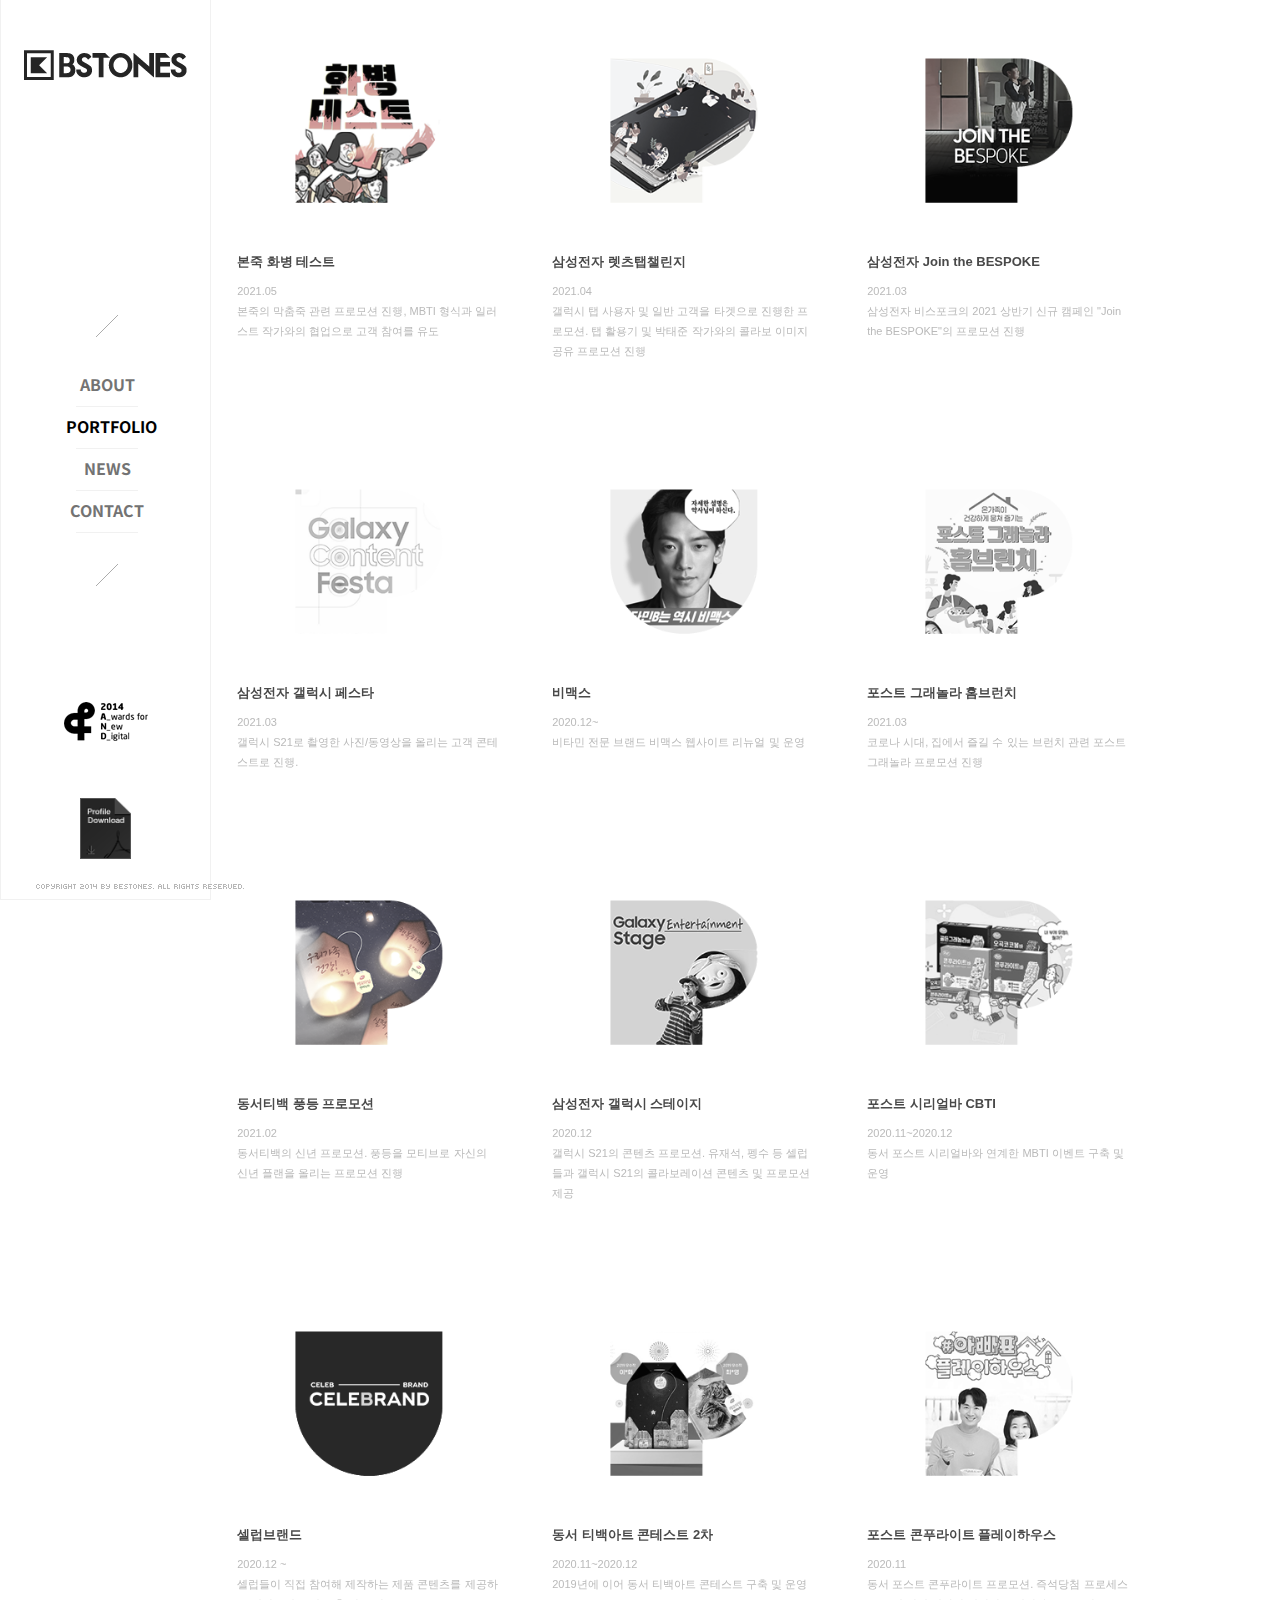
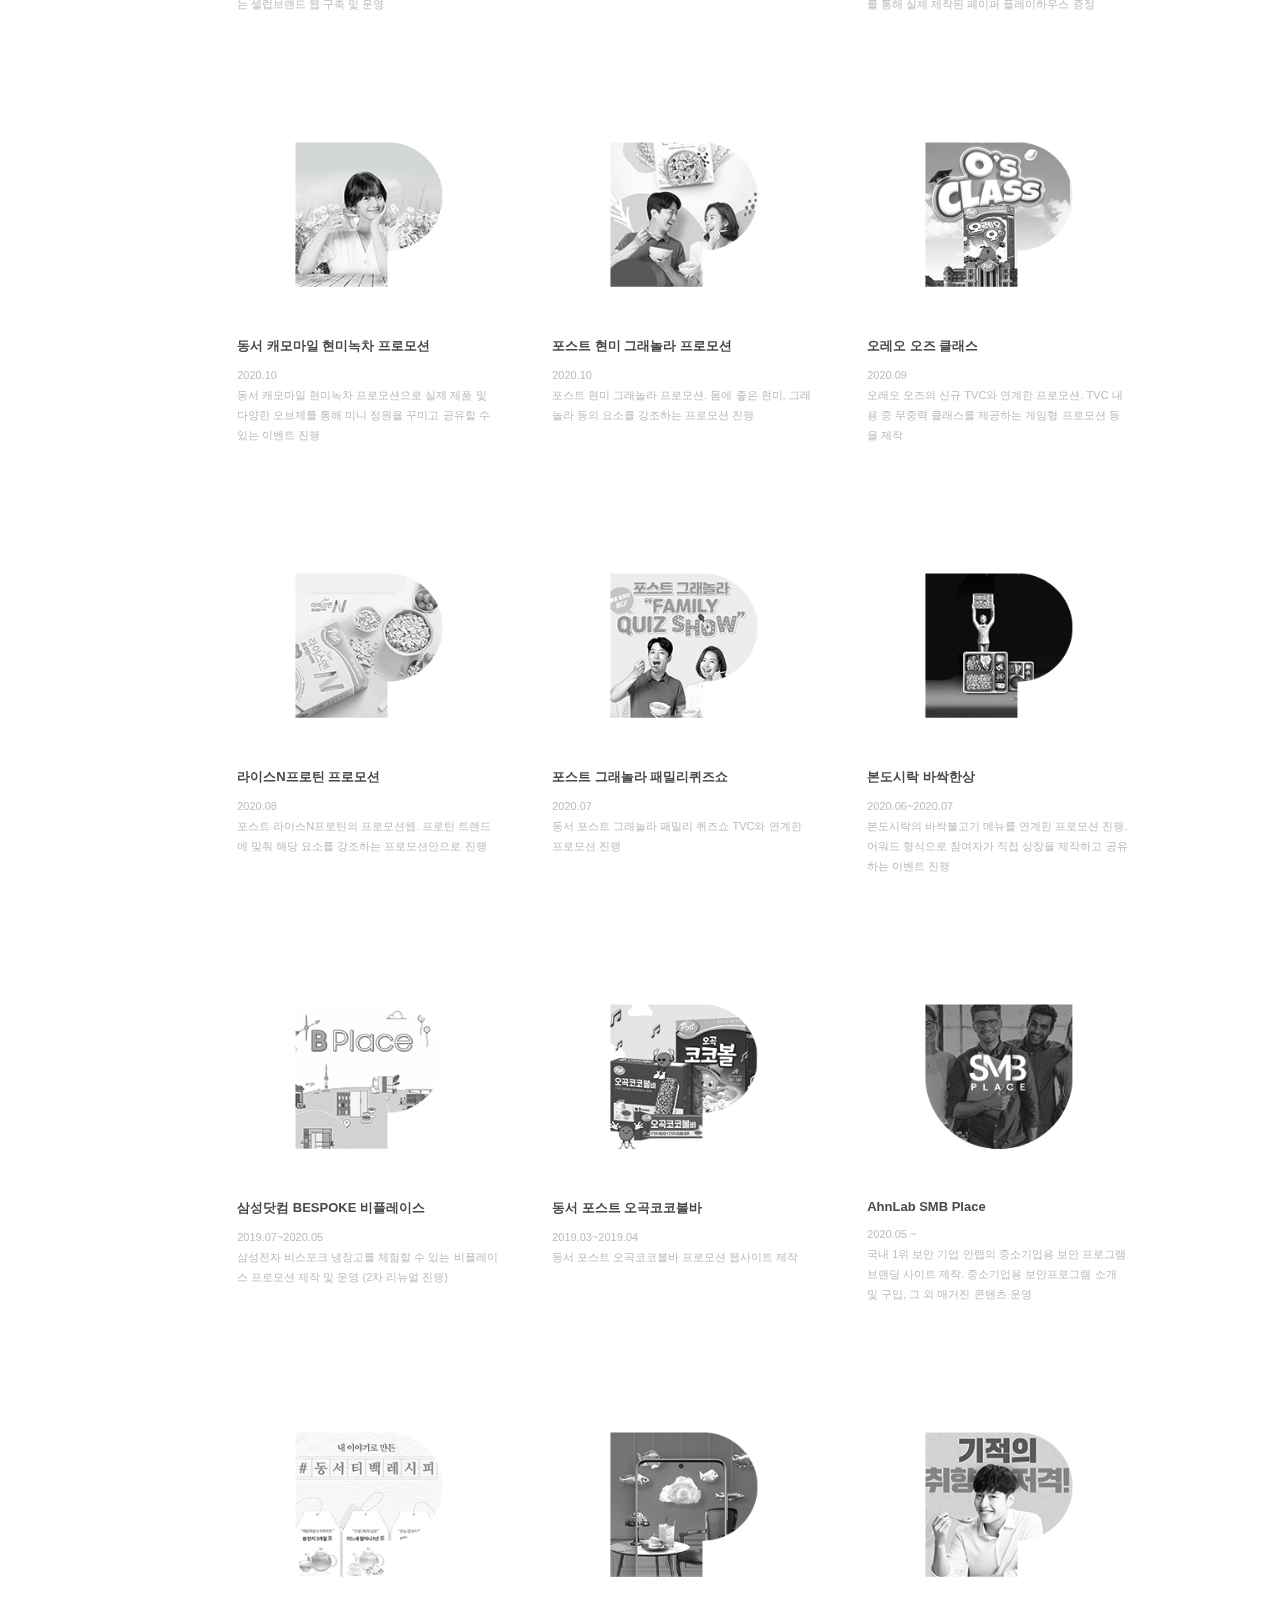
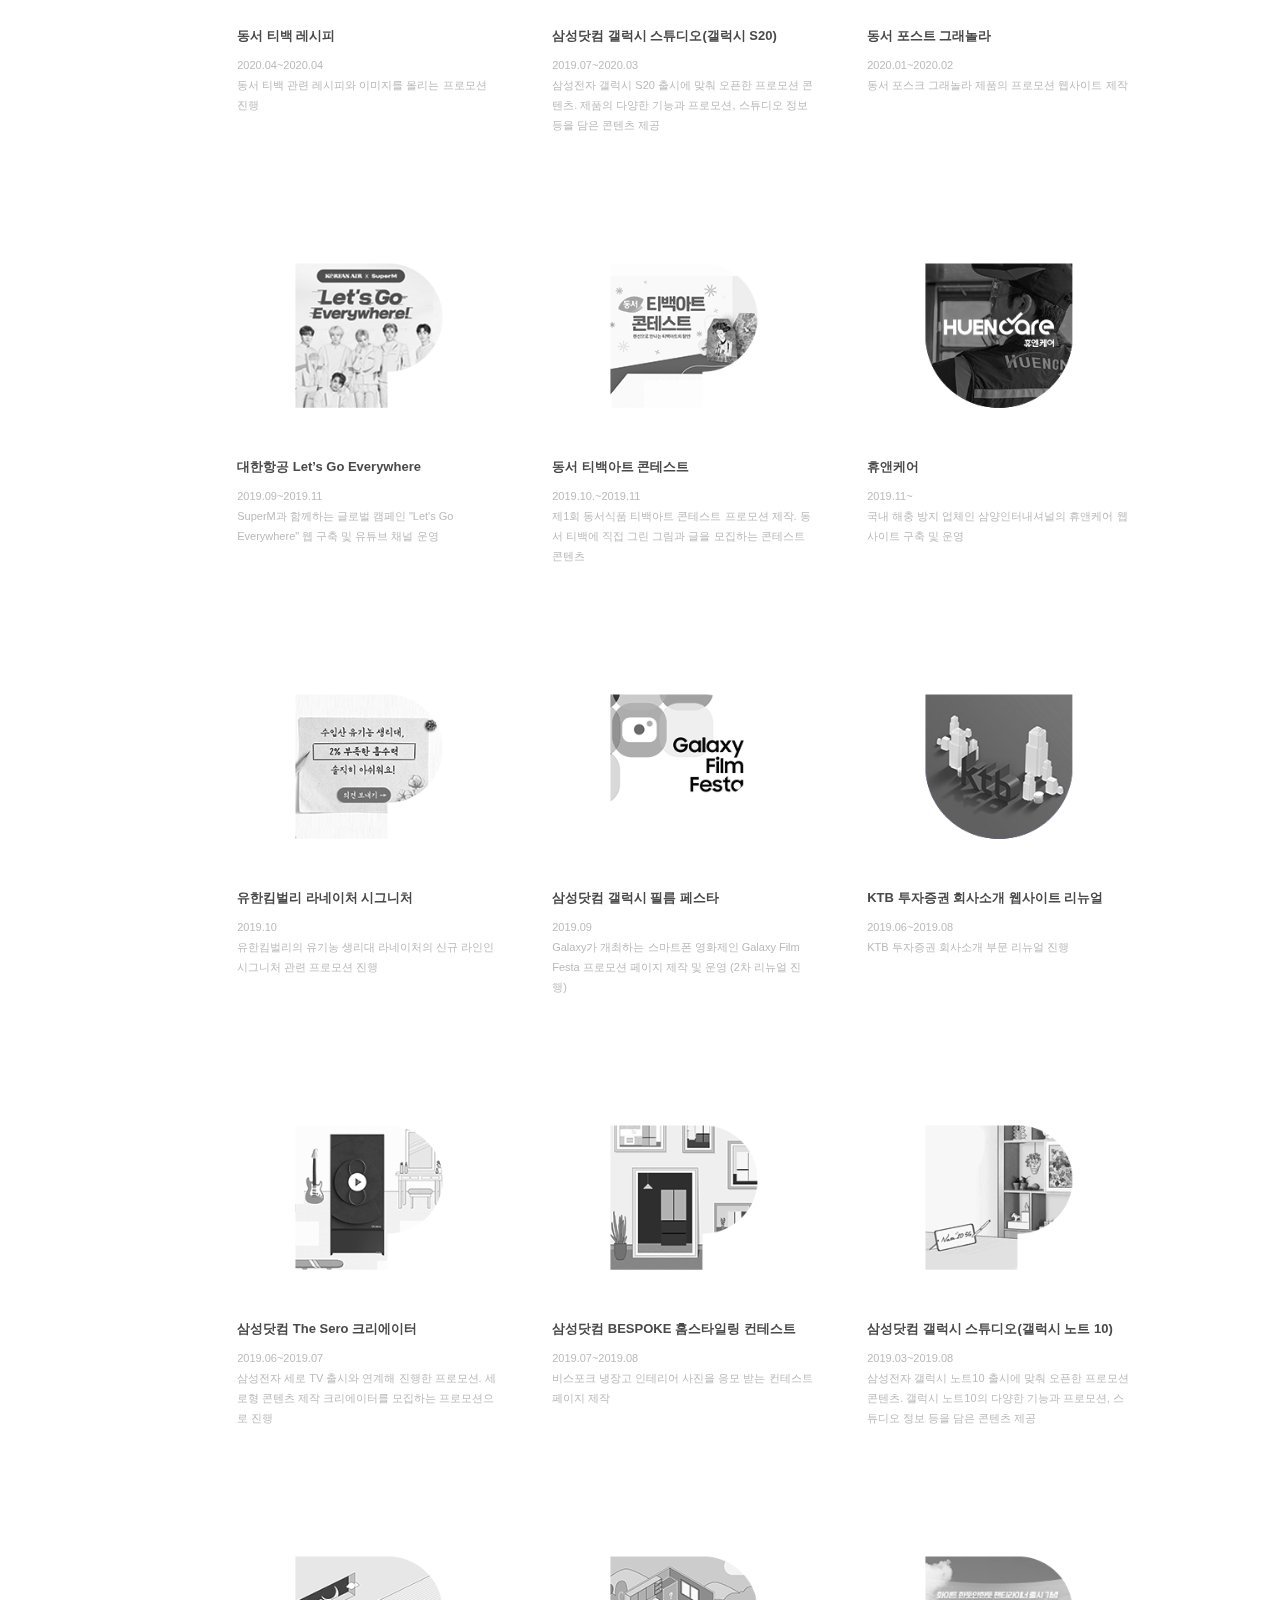
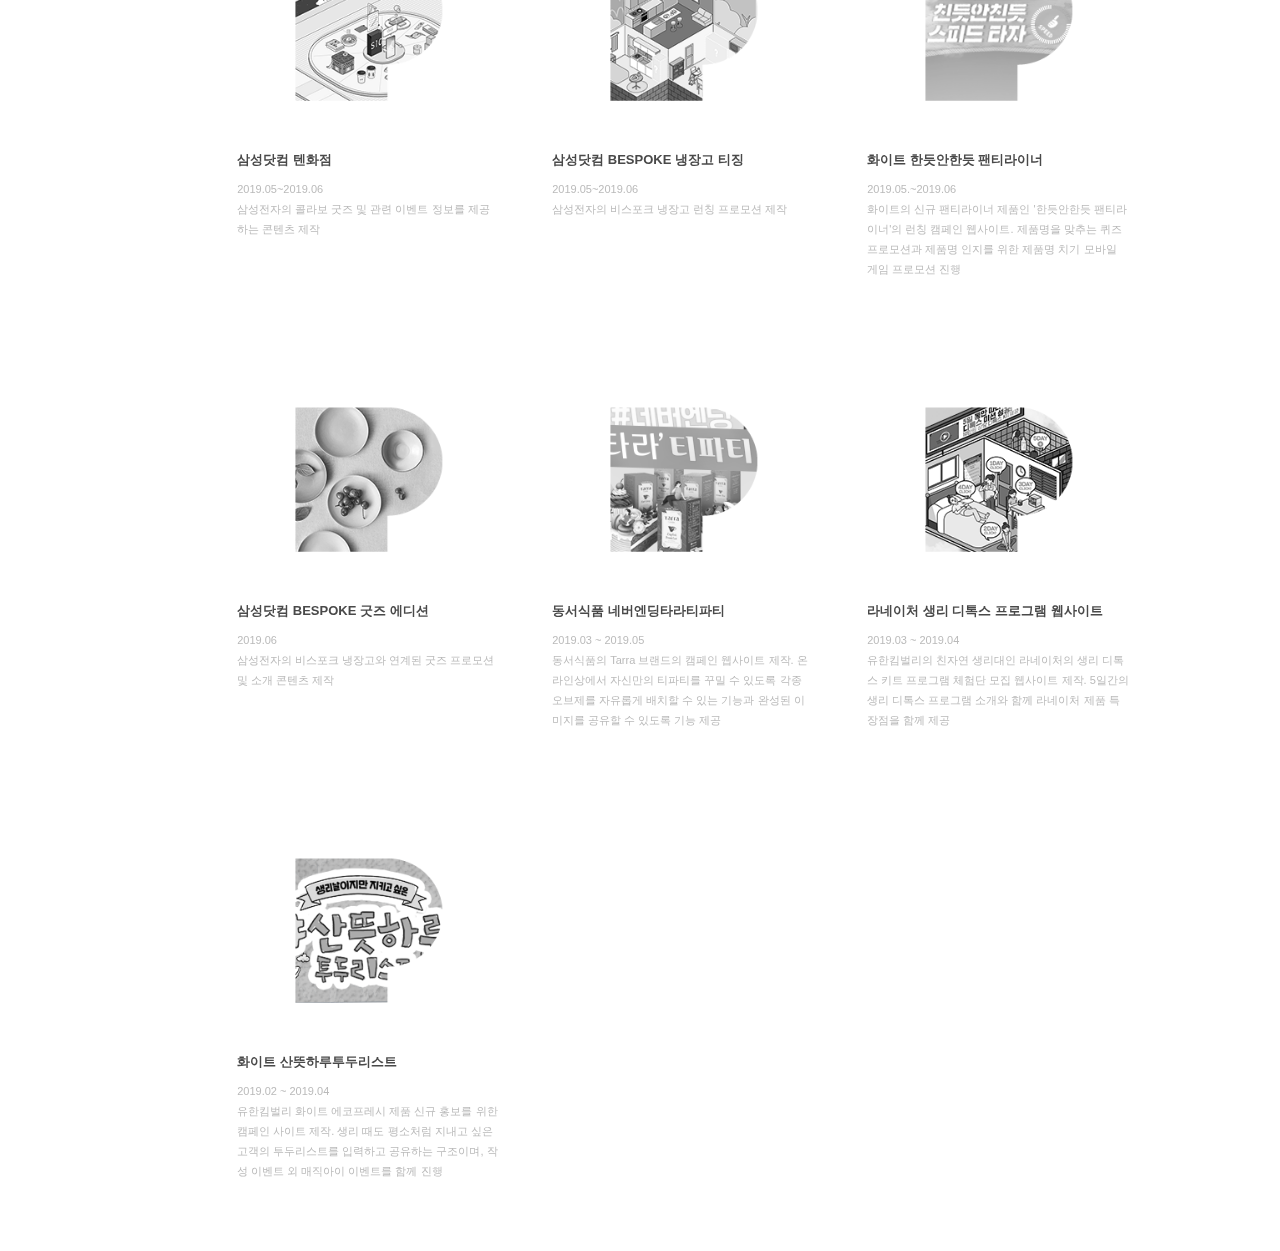
<file: index.html>
<!DOCTYPE html>
<html lang="en">

<head>
    <meta charset="UTF-8">
    <meta http-equiv="X-UA-Compatible" content="IE=edge">
    <meta name="viewport" content="width=device-width, initial-scale=1.0">

    <meta property="og:url" content="https://sg-lee-create.github.io/bstones/" />
    <meta property="og:type" content="website" />
    <meta property="og:title" content="비스톤스" />
    <meta property="og:description" content=" " />
    <meta property="og:image" content="./img/facebook.jpg" />

    <meta property="twitter:url" content="https://sg-lee-create.github.io/bstones/" />
    <meta property="twitter:card" content="summary" />
    <meta property="twitter:site" content="비스톤스" />
    <meta property="twitter:title" content="비스톤스" />
    <meta property="twitter:description" content="" />
    <meta property="twitter:image" content="./img/facebook.jpg" />

    <title>비스톤스</title>
    <link rel="icon" type="image/png" href="./img/favicon-32x32.png" sizes="32x32" />
    <link rel="icon" type="image/png" href="./img/favicon-16x16.png" sizes="16x16" />
    <link rel="stylesheet" href="./css/index.css">
    <link rel="stylesheet" href="https://maxcdn.bootstrapcdn.com/font-awesome/4.5.0/css/font-awesome.min.css">
    <link href="https://fonts.googleapis.com/css?family=Merriweather:400,900,900i" rel="stylesheet">
    <script src="https://ajax.googleapis.com/ajax/libs/jquery/3.4.1/jquery.min.js"></script>
    <script defer src="./js/common.js"></script>
</head>

<body>
    <div class="wrap">
        <header class="left-menu">
            <button class="bm">
                <span></span>
                <span></span>
                <span></span>
            </button>

            <h1><a href="./index.html"><img src="./img/logo.gif" alt="로고"></a></h1>
            <nav>
                <ul>
                    <li><a href="./about.html">ABOUT</a></li>
                    <li><a href="./index.html">PORTFOLIO</a></li>
                    <li><a href="./index.html">NEWS</a></li>
                    <li><a href="./contact.html">CONTACT</a></li>
                </ul>
            </nav>
            <div class="download">
                <a href="https://www.naward.or.kr/winners/2022"><img src="./img/btnAward.gif" alt="수상"></a>
                <a href="http://bstones.co.kr/wp-content/themes/bstones/bstones.pdf"><img src="./img/profile_down.png"
                        alt="다운로드"></a>
            </div>

            <div class="cg">
                <a><img src="./img/bg_sort.png" alt="메뉴"></a>
            </div>
            <button class="xm">
                <span></span>
                <span></span>
            </button>
        </header>

        <main class="mbt">
            <div class="content">
                <ul>
                    <li class="pf_item" id="001">
                        <p><img src="./img/Thum_20210513_off.png" alt="본죽 화병 테스트">
                        <div><img src="./img/Thum_20210513_on.png" alt="본죽 화병 테스트"></div>
                        </p>
                        <b>본죽 화병 테스트</b>
                        <p>2021.05</p>
                        <p>본죽의 막춤죽 관련 프로모션 진행, MBTI 형식과 일러스트 작가와의 협업으로 고객 참여를 유도</p>
                    </li>
                    <li class="pf_item" id="002">
                        <p><img src="./img/Thum_20210512_off.png" alt="렛츠 탭 챌린지">
                        <div><img src="./img/Thum_20210512_on.png" alt="렛츠 탭 챌린지"></div>
                        </p>
                        <b>삼성전자 렛츠탭챌린지</b>
                        <p>2021.04</p>
                        <p>갤럭시 탭 사용자 및 일반 고객을 타겟으로 진행한 프로모션. 탭 활용기 및 박태준 작가와의 콜라보 이미지 공유 프로모션 진행</p>
                    </li>
                    <li class="pf_item" id="003">
                        <p><img src="./img/Thum_join_off.png" alt="비스포크">
                        <div><img src="./img/Thum_join_on.png" alt="비스포크"></div>
                        </p>
                        <b>삼성전자 Join the BESPOKE</b>
                        <p>2021.03</p>
                        <p>삼성전자 비스포크의 2021 상반기 신규 캠페인 "Join the BESPOKE"의 프로모션 진행</p>
                    </li>
                    <li class="pf_item" id="004">
                        <p><img src="./img/Thum_con_off.png" alt="갤럭시 페스타">
                        <div><img src="./img/Thum_con_on.png" alt="갤럭시 페스타"></div>
                        </p>
                        <b>삼성전자 갤럭시 페스타</b>
                        <p>2021.03</p>
                        <p>갤럭시 S21로 촬영한 사진/동영상을 올리는 고객 콘테스트로 진행.</p>
                    </li>
                    <li class="pf_item" id="005">
                        <p><img src="./img/Thum_b_off.png" alt="비맥스">
                        <div><img src="./img/Thum_b_on.png" alt="비맥스"></div>
                        </p>
                        <b>비맥스</b>
                        <p>2020.12~</p>
                        <p>비타민 전문 브랜드 비맥스 웹사이트 리뉴얼 및 운영</p>
                    </li>
                    <li class="pf_item" id="006">
                        <p><img src="./img/Thum_brunch_off.png" alt="홈 브런치">
                        <div><img src="./img/Thum_brunch_on.png" alt="홈 브런치"></div>
                        </p>
                        <b>포스트 그래놀라 홈브런치</b>
                        <p>2021.03</p>
                        <p>코로나 시대, 집에서 즐길 수 있는 브런치 관련 포스트 그래놀라 프로모션 진행</p>
                    </li>
                    <li class="pf_item" id="007">
                        <p><img src="./img/Thum_new_off.png" alt="풍등 프로모션">
                        <div><img src="./img/Thum_new_on.png" alt="풍등 프로모션"></div>
                        </p>
                        <b>동서티백 풍등 프로모션</b>
                        <p>2021.02</p>
                        <p>동서티백의 신년 프로모션. 풍등을 모티브로 자신의 신년 플랜을 올리는 프로모션 진행</p>
                    </li>
                    <li class="pf_item" id="008">
                        <p><img src="./img/Thum_stage_off.png" alt="갤럭시 스테이지">
                        <div><img src="./img/Thum_stage_on.png" alt="갤럭시 스테이지"></div>
                        </p>
                        <b>삼성전자 갤럭시 스테이지</b>
                        <p>2020.12</p>
                        <p>갤럭시 S21의 콘텐츠 프로모션. 유재석, 펭수 등 셀럽들과 갤럭시 S21의 콜라보레이션 콘텐츠 및 프로모션 제공</p>
                    </li>
                    <li class="pf_item" id="009">
                        <p><img src="./img/Thum_mbti_off.png" alt="시리얼바">
                        <div><img src="./img/Thum_mbti_on.png" alt="시리얼바"></div>
                        </p>
                        <b>포스트 시리얼바 CBTI</b>
                        <p>2020.11~2020.12</p>
                        <p>동서 포스트 시리얼바와 연계한 MBTI 이벤트 구축 및 운영</p>
                    </li>
                    <li class="pf_item" id="010">
                        <p><img src="./img/Thum_celeb_off.png" alt="샐럽브랜드">
                        <div><img src="./img/Thum_celeb_on.png" alt="샐럽브랜드"></div>
                        </p>
                        <b>셀럽브랜드</b>
                        <p>2020.12 ~</p>
                        <p>셀럽들이 직접 참여해 제작하는 제품 콘텐츠를 제공하는 셀럽브랜드 웹 구축 및
                            운영</p>
                    </li>
                    <li class="pf_item" id="011">
                        <p><img src="./img/Thum_teaart_off.png" alt="티백아트 콘테스트">
                        <div><img src="./img/Thum_teaart_on.png" alt="티백아트 콘테스트"></div>
                        </p>
                        <b>동서 티백아트 콘테스트 2차</b>
                        <p>2020.11~2020.12</p>
                        <p>2019년에 이어 동서 티백아트 콘테스트 구축 및 운영</p>
                    </li>
                    <li class="pf_item" id="012">
                        <p><img src="./img/Thum_dad_off.png" alt="포스트 플레이하우스">
                        <div><img src="./img/Thum_dad_on.png" alt="포스트 플레이하우스"></div>
                        </p>
                        <b>포스트 콘푸라이트 플레이하우스</b>
                        <p>2020.11</p>
                        <p>동서 포스트 콘푸라이트 프로모션. 즉석당첨 프로세스를 통해 실제 제작된 페이퍼 플레이하우스 증정</p>
                    </li>
                    <li class="pf_item" id="013">
                        <p><img src="./img/Thum_camo_off.png" alt="현미녹차">
                        <div><img src="./img/Thum_camo_on.png" alt="현미녹차"></div>
                        </p>
                        <b>동서 캐모마일 현미녹차 프로모션</b>
                        <p>2020.10</p>
                        <p>동서 캐모마일 현미녹차 프로모션으로 실제 제품 및 다양한 오브제를 통해 미니 정원을 꾸미고 공유할 수 있는 이벤트 진행</p>
                    </li>
                    <li class="pf_item" id="014">
                        <p><img src="./img/Thum_hyun_off.png" alt="그래놀라 프로모션">
                        <div><img src="./img/Thum_hyun_on.png" alt="그래놀라 프로모션"></div>
                        </p>
                        <b>포스트 현미 그래놀라 프로모션</b>
                        <p>2020.10</p>
                        <p>포스트 현미 그래놀라 프로모션. 몸에 좋은 현미, 그래놀라 등의 요소를 강조하는 프로모션 진행</p>
                    </li>
                    <li class="pf_item" id="015">
                        <p><img src="./img/Thum_os_off.png" alt="오레오 오즈">
                        <div><img src="./img/Thum_os_on.png" alt="오레오 오즈"></div>
                        </p>
                        <b>오레오 오즈 클래스</b>
                        <p>2020.09</p>
                        <p>오레오 오즈의 신규 TVC와 연계한 프로모션. TVC 내용 중 무중력 클래스를 제공하는 게임형 프로모션 등을 제작</p>
                    </li>
                    <li class="pf_item" id="016">
                        <p><img src="./img/Thum_pro_off.png" alt="라이스 프로모션">
                        <div><img src="./img/Thum_pro_on.png" alt="라이스 프로모션"></div>
                        </p>
                        <b>라이스N프로틴 프로모션</b>
                        <p>2020.08</p>
                        <p>포스트 라이스N프로틴의 프로모션웹. 프로틴 트렌드에 맞춰 해당 요소를 강조하는 프로모션안으로 진행</p>
                    </li>
                    <li class="pf_item" id="017">
                        <p><img src="./img/Thum_quiz_off.png" alt="패밀리퀴즈쇼">
                        <div><img src="./img/Thum_quiz_on.png" alt="패밀리퀴즈쇼"></div>
                        </p>
                        <b>포스트 그래놀라 패밀리퀴즈쇼</b>
                        <p>2020.07</p>
                        <p>동서 포스트 그래놀라 패밀리 퀴즈쇼 TVC와 연계한 프로모션 진행</p>
                    </li>
                    <li class="pf_item" id="018">
                        <p><img src="./img/Thum_bon_off.png" alt="바짝한상">
                        <div><img src="./img/Thum_bon_on.png" alt="바짝한상"></div>
                        </p>
                        <b>본도시락 바싹한상</b>
                        <p>2020.06~2020.07</p>
                        <p>본도시락의 바싹불고기 메뉴를 연계한 프로모션 진행.
                            어워드 형식으로 참여자가 직접 상장을 제작하고 공유하는 이벤트 진행</p>
                    </li>
                    <li class="pf_item" id="019">
                        <p><img src="./img/Thum_bp_off.png" alt="비플레이스">
                        <div><img src="./img/Thum_bp_on.png" alt="비플레이스"></div>
                        </p>
                        <b>삼성닷컴 BESPOKE 비플레이스</b>
                        <p>2019.07~2020.05</p>
                        <p>삼성전자 비스포크 냉장고를 체험할 수 있는 비플레이스 프로모션 제작 및 운영 (2차 리뉴얼 진행)</p>
                    </li>
                    <li class="pf_item" id="020">
                        <p><img src="./img/Thum_bar_off.png" alt="오곡코코볼바">
                        <div><img src="./img/Thum_bar_on.png" alt="오곡코코볼바"></div>
                        </p>
                        <b>동서 포스트 오곡코코볼바</b>
                        <p>2019.03~2019.04</p>
                        <p>동서 포스트 오곡코코볼바 프로모션 웹사이트 제작</p>
                    </li>
                    <li class="pf_item" id="021">
                        <p><img src="./img/Thum_ahn_off.png" alt="안랩">
                        <div><img src="./img/Thum_ahn_on.png" alt="안랩"></div>
                        </p>
                        <b>AhnLab SMB Place</b>
                        <p>2020.05 ~</p>
                        <p>국내 1위 보안 기업 안랩의 중소기업용 보안 프로그램 브랜딩 사이트 제작. 중소기업용 보안프로그램 소개 및 구입, 그 외 매거진 콘텐츠 운영</p>
                    </li>
                    <li class="pf_item" id="022">
                        <p><img src="./img/Thum_rec_off.png" alt="티백 레시피">
                        <div><img src="./img/Thum_rec_on.png" alt="티백 레시피"></div>
                        </p>
                        <b>동서 티백 레시피</b>
                        <p>2020.04~2020.04</p>
                        <p>동서 티백 관련 레시피와 이미지를 올리는 프로모션 진행</p>
                    </li>
                    <li class="pf_item" id="023">
                        <p><img src="./img/Thum_gs2_off.png" alt="갤럭시 스튜디오">
                        <div><img src="./img/Thum_gs2_on.png" alt="갤럭시 스튜디오"></div>
                        </p>
                        <b>삼성닷컴 갤럭시 스튜디오(갤럭시 S20)</b>
                        <p>2019.07~2020.03</p>
                        <p>삼성전자 갤럭시 S20 출시에 맞춰 오픈한 프로모션 콘텐츠. 제품의 다양한 기능과 프로모션, 스튜디오 정보 등을 담은 콘텐츠 제공</p>
                    </li>
                    <li class="pf_item" id="024">
                        <p><img src="./img/Thum_mi_off.png" alt="그래놀라">
                        <div><img src="./img/Thum_mi_on.png" alt="그래놀라"></div>
                        </p>
                        <b>동서 포스트 그래놀라</b>
                        <p>2020.01~2020.02</p>
                        <p>동서 포스크 그래놀라 제품의 프로모션 웹사이트 제작</p>
                    </li>
                    <li class="pf_item" id="025">
                        <p><img src="./img/Thum_korea_off.png" alt="대한항공">
                        <div><img src="./img/Thum_korea_on.png" alt="대한항공"></div>
                        </p>
                        <b>대한항공 Let’s Go Everywhere</b>
                        <p>2019.09~2019.11</p>
                        <p>SuperM과 함께하는 글로벌 캠페인 "Let's Go Everywhere" 웹 구축 및 유튜브 채널 운영</p>
                    </li>
                    <li class="pf_item" id="026">
                        <p><img src="./img/Thum_art_off.png" alt="티백아트 콘테스트">
                        <div><img src="./img/Thum_art_on.png" alt="티백아트 콘테스트"></div>
                        </p>
                        <b>동서 티백아트 콘테스트</b>
                        <p>2019.10.~2019.11</p>
                        <p>제1회 동서식품 티백아트 콘테스트 프로모션 제작. 동서 티백에 직접 그린 그림과 글을 모집하는 콘테스트 콘텐츠</p>
                    </li>
                    <li class="pf_item" id="027">
                        <p><img src="./img/Thum_hu_off.png" alt="휴앤케어">
                        <div><img src="./img/Thum_hu_on.png" alt="휴앤케어"></div>
                        </p>
                        <b>휴앤케어</b>
                        <p>2019.11~</p>
                        <p>국내 해충 방지 업체인 삼양인터내셔널의 휴앤케어 웹사이트 구축 및 운영</p>
                    </li>
                    <li class="pf_item" id="028">
                        <p><img src="./img/Thum_la_off.png" alt="유한킴벌리">
                        <div><img src="./img/Thum_la_on.png" alt="유한킴벌리"></div>
                        </p>
                        <b>유한킴벌리 라네이처 시그니처</b>
                        <p>2019.10</p>
                        <p>유한킴벌리의 유기농 생리대 라네이처의 신규 라인인 시그니처 관련 프로모션 진행</p>
                    </li>
                    <li class="pf_item" id="029">
                        <p><img src="./img/Thum_gf_off.png" alt="갤럭시 필름 페스타">
                        <div><img src="./img/Thum_gf_on.png" alt="갤럭시 필름 페스타"></div>
                        </p>
                        <b>삼성닷컴 갤럭시 필름 페스타</b>
                        <p>2019.09</p>
                        <p>Galaxy가 개최하는 스마트폰 영화제인 Galaxy Film Festa 프로모션 페이지 제작 및 운영 (2차 리뉴얼 진행)</p>
                    </li>
                    <li class="pf_item" id="030">
                        <p><img src="./img/Thum_ktb_off.png" alt="KTB투자증권">
                        <div><img src="./img/Thum_ktb_on.png" alt="KTB투자증권"></div>
                        </p>
                        <b>KTB 투자증권 회사소개 웹사이트 리뉴얼</b>
                        <p>2019.06~2019.08</p>
                        <p>KTB 투자증권 회사소개 부문 리뉴얼 진행</p>
                    </li>
                    <li class="pf_item" id="031">
                        <p><img src="./img/Thum_sero_off.png" alt="sero 크리에이터">
                        <div><img src="./img/Thum_sero_on.png" alt="sero 크리에이터"></div>
                        </p>
                        <b>삼성닷컴 The Sero 크리에이터</b>
                        <p>2019.06~2019.07</p>
                        <p>삼성전자 세로 TV 출시와 연계해 진행한 프로모션. 세로형 콘텐츠 제작 크리에이터를 모집하는 프로모션으로 진행</p>
                    </li>
                    <li class="pf_item" id="032">
                        <p><img src="./img/Thum_home_off.png" alt="홈스타일링 컨테스트">
                        <div><img src="./img/Thum_home_on.png" alt="홈스타일링 컨테스트"></div>
                        </p>
                        <b>삼성닷컴 BESPOKE 홈스타일링 컨테스트</b>
                        <p>2019.07~2019.08</p>
                        <p>비스포크 냉장고 인테리어 사진을 응모 받는 컨테스트 페이지 제작</p>
                    </li>
                    <li class="pf_item" id="033">
                        <p><img src="./img/Thum_gs_off.png" alt="갤럭시 스튜디오">
                        <div><img src="./img/Thum_gs_on.png" alt="갤럭시 스튜디오"></div>
                        </p>
                        <b>삼성닷컴 갤럭시 스튜디오(갤럭시 노트 10)</b>
                        <p>2019.03~2019.08</p>
                        <p>삼성전자 갤럭시 노트10 출시에 맞춰 오픈한 프로모션 콘텐츠. 갤럭시 노트10의 다양한 기능과 프로모션, 스튜디오 정보 등을 담은 콘텐츠 제공</p>
                    </li>
                    <li class="pf_item" id="034">
                        <p><img src="./img/Thum_ten_off.png" alt="텐화점">
                        <div><img src="./img/Thum_ten_on.png" alt="텐화점"></div>
                        </p>
                        <b>삼성닷컴 텐화점</b>
                        <p>2019.05~2019.06</p>
                        <p>삼성전자의 콜라보 굿즈 및 관련 이벤트 정보를 제공하는 콘텐츠 제작</p>
                    </li>
                    <li class="pf_item" id="035">
                        <p><img src="./img/Thum_bes_off.png" alt="티징">
                        <div><img src="./img/Thum_bes_on.png" alt="티징"></div>
                        </p>
                        <b>삼성닷컴 BESPOKE 냉장고 티징</b>
                        <p>2019.05~2019.06</p>
                        <p>삼성전자의 비스포크 냉장고 런칭 프로모션 제작</p>
                    </li>
                    <li class="pf_item" id="036">
                        <p><img src="./img/Thum_190708_off.png" alt="화이트 팬티라이너">
                        <div><img src="./img/Thum_190708_on.png" alt="화이트 팬티라이너"></div>
                        </p>
                        <b>화이트 한듯안한듯 팬티라이너</b>
                        <p>2019.05.~2019.06</p>
                        <p>화이트의 신규 팬티라이너 제품인 '한듯안한듯 팬티라이너'의 런칭 캠페인 웹사이트. 제품명을 맞추는 퀴즈 프로모션과 제품명 인지를 위한 제품명 치기 모바일 게임
                            프로모션 진행</p>
                    </li>
                    <li class="pf_item" id="037">
                        <p><img src="./img/Thum_goods_off.png" alt="굿즈 에디션">
                        <div><img src="./img/Thum_goods_on.png" alt="굿즈 에디션"></div>
                        </p>
                        <b>삼성닷컴 BESPOKE 굿즈 에디션</b>
                        <p>2019.06</p>
                        <p>삼성전자의 비스포크 냉장고와 연계된 굿즈 프로모션 및 소개 콘텐츠 제작</p>
                    </li>
                    <li class="pf_item" id="038">
                        <p><img src="./img/Thum_19050303_off.png" alt="네버엔딩타라티파티">
                        <div><img src="./img/Thum_19050303_on.png" alt="네버엔딩타라티파티"></div>
                        </p>
                        <b>동서식품 네버엔딩타라티파티</b>
                        <p>2019.03 ~ 2019.05</p>
                        <p>동서식품의 Tarra 브랜드의 캠페인 웹사이트 제작. 온라인상에서 자신만의 티파티를 꾸밀 수 있도록 각종 오브제를 자유롭게 배치할 수 있는 기능과 완성된
                            이미지를 공유할 수 있도록 기능 제공</p>
                    </li>
                    <li class="pf_item" id="039">
                        <p><img src="./img/Thum_19050302_off.png" alt="생리 디톡스">
                        <div><img src="./img/Thum_19050302_on.png" alt="생리 디톡스"></div>
                        </p>
                        <b>라네이처 생리 디톡스 프로그램 웹사이트</b>
                        <p>2019.03 ~ 2019.04</p>
                        <p>유한킴벌리의 친자연 생리대인 라네이처의 생리 디톡스 키트 프로그램 체험단 모집 웹사이트 제작. 5일간의 생리 디톡스 프로그램 소개와 함께 라네이처 제품 특장점을
                            함께 제공</p>
                    </li>
                    <li class="pf_item" id="040">
                        <p><img src="./img/Thum_19050301_off.png" alt="산뜻하루투두리스트">
                        <div><img src="./img/Thum_19050301_on.png" alt="산뜻하루투두리스트"></div>
                        </p>
                        <b>화이트 산뜻하루투두리스트</b>
                        <p>2019.02 ~ 2019.04</p>
                        <p>유한킴벌리 화이트 에코프레시 제품 신규 홍보를 위한 캠페인 사이트 제작. 생리 때도 평소처럼 지내고 싶은 고객의 투두리스트를 입력하고 공유하는 구조이며, 작성
                            이벤트 외 매직아이 이벤트를 함께 진행</p>
                    </li>
                </ul>
            </div>
            <div>
                <a class="scrolltop"></a>
            </div>
        </main>
        <footer>
            <p><img src="./img/copyright.gif" alt="하단"></p>
        </footer>
    </div>

    <div class="upside">
        <div class="sd">
            <div class="trigger-menu ">
                <span></span>
                <span></span>
            </div>
        </div>

        <div class="information">
            <div class="content-ex1">
                <a href="https://www.facebook.com"></a>
                <a href="https://twitter.com/?lang=ko"></a>
                <a href="https://www.pinterest.co.kr/"></a>
            </div>
            <div class="input">
                <!-- <div class="content-ex2">
                    <div class="mbh2">
                        <h2>본죽 화병 테스트</h2>
                    </div>
                    <dl class="dl-box">
                        <dt><b>Category</b></dt>
                        <dd>
                            <span><img src="./img/icon_character01_off.gif" alt="카테고리"></span>
                            <span><img src="./img/icon_character02_off.gif" alt="카테고리"></span>
                            <span><img src="./img/icon_character03_on.gif" alt="카테고리"></span>
                            <span><img src="./img/icon_character04_off.gif" alt="카테고리"></span>
                        </dd>
                    </dl>
                </div>
                <div class="content-ex3">
                    <dl class="fl">
                        <dt><b>Date</b></dt>
                        <dd>2021. 05</dd>
                    </dl>
                    <dl class="fl">
                        <dt><b>Client</b></dt>
                        <dd>본아이에프/메이트/디메이트</dd>
                    </dl>
                </div>
                <div class="content-ex4">
                    <dl>
                        <dt><b>Concept</b></dt>
                        <dd>본죽의 맞춤죽 관련 프로모션 진행. MBTI 형식과 일러스트 작가와의 협업으로 고객 참여를 유도</dd>
                    </dl>
                </div>
                <div class="content-ex5">
                    <dl>
                        <dt><b>Role</b></dt>
                        <ul>
                            <li>Design</li>
                            <li>Planning</li>
                            <li>Script</li>
                            <li>HTML</li>
                            <li>Development</li>
                        </ul>
                    </dl>
                </div> -->
            </div>
        </div>
        <div class="input2">
            <!-- <div class="middle-view">
                <div class="middle-img">
                    <img src="./img/C_t_20210513.jpg" alt="본죽">
                </div>
            </div> -->
        </div>




        <div class="button">
            <div class="control">
                <ul>
                    <li class="prev"><a href="#"></a></li>
                    <li class="next"><a href="#"></a></li>
                </ul>
            </div>
            <div class="last">
                <ul>
                    <li>
                        <a><img src="./img/Thum_20210513_on.png" alt="본죽 화병 테스트"></a>
                        <p>본죽 화병 테스트</p>
                    </li>
                    <li>
                        <a><img src="./img/Thum_20210512_on.png" alt="렛츠 탭 챌린지"></a>
                        <p>삼성전자 렛츠탭챌린지</p>
                    </li>
                    <li>
                        <a><img src="./img/Thum_join_on.png" alt="비스포크"></a>
                        <p>삼성전자 Join the BESPOKE</p>
                    </li>
                    <li>
                        <a><img src="./img/Thum_con_on.png" alt="갤럭시 페스타"></a>
                        <p>삼성전자 갤럭시 페스타</p>
                    </li>
                    <li>
                        <a><img src="./img/Thum_b_on.png" alt="비맥스"></a>
                        <p>비맥스</p>
                    </li>
                    <li>
                        <a><img src="./img/Thum_brunch_on.png" alt="홈 브런치"></a>
                        <p>포스트 그래놀라 홈브런치</p>
                    </li>
                    <li>
                        <a><img src="./img/Thum_new_on.png" alt="풍등 프로모션"></a>
                        <p>동서티백 풍등 프로모션</p>
                    </li>
                    <li>
                        <a><img src="./img/Thum_stage_on.png" alt="갤럭시 스테이지"></a>
                        <p>삼성전자 갤럭시 스테이지</p>
                    </li>
                    <li>
                        <a><img src="./img/Thum_mbti_on.png" alt="시리얼바"></a>
                        <b>포스트 시리얼바 CBTI</b>
                    </li>
                    <li>
                        <a><img src="./img/Thum_celeb_on.png" alt="샐럽브랜드"></a>
                        <b>셀럽브랜드</b>
                    </li>
                    <li>
                        <a><img src="./img/Thum_teaart_on.png" alt="티백아트 콘테스트"></a>
                        <b>동서 티백아트 콘테스트 2차</b>
                    </li>
                    <li>
                        <a><img src="./img/Thum_dad_on.png" alt="포스트 플레이하우스"></a>
                        <b>포스트 콘푸라이트 플레이하우스</b>
                    </li>
                    <li>
                        <a><img src="./img/Thum_camo_on.png" alt="현미녹차"></a>
                        <b>동서 캐모마일 현미녹차 프로모션</b>
                    </li>
                    <li>
                        <a><img src="./img/Thum_hyun_on.png" alt="그래놀라 프로모션"></a>
                        <b>포스트 현미 그래놀라 프로모션</b>
                    </li>
                    <li>
                        <a><img src="./img/Thum_os_on.png" alt="오레오 오즈"></a>
                        <b>오레오 오즈 클래스</b>
                    </li>
                    <li>
                        <a><img src="./img/Thum_pro_on.png" alt="라이스 프로모션"></a>
                        <b>라이스N프로틴 프로모션</b>
                    </li>
                    <li>
                        <a><img src="./img/Thum_quiz_on.png" alt="패밀리퀴즈쇼"></a>
                        <b>포스트 그래놀라 패밀리퀴즈쇼</b>
                    </li>
                    <li>
                        <a><img src="./img/Thum_bon_on.png" alt="바짝한상"></a>
                        <b>본도시락 바싹한상</b>
                    </li>
                    <li>
                        <a><img src="./img/Thum_bp_on.png" alt="비플레이스"></a>
                        <b>삼성닷컴 BESPOKE 비플레이스</b>
                    </li>
                    <li>
                        <a><img src="./img/Thum_bar_on.png" alt="오곡코코볼바"></a>
                        <b>동서 포스트 오곡코코볼바</b>
                    </li>
                    <li>
                        <a><img src="./img/Thum_ahn_on.png" alt="안랩"></a>
                        <b>AhnLab SMB Place</b>
                    </li>
                    <li>
                        <a><img src="./img/Thum_rec_on.png" alt="티백 레시피"></a>
                        <b>동서 티백 레시피</b>
                    </li>
                    <li>
                        <a><img src="./img/Thum_gs2_on.png" alt="갤럭시 스튜디오"></a>
                        <b>삼성닷컴 갤럭시 스튜디오(갤럭시 S20)</b>
                    </li>
                    <li>
                        <a><img src="./img/Thum_mi_on.png" alt="그래놀라"></a>
                        <b>동서 포스트 그래놀라</b>
                    </li>
                    <li>
                        <a><img src="./img/Thum_korea_on.png" alt="대한항공"></a>
                        <b>대한항공 Let’s Go Everywhere</b>
                    </li>
                    <li>
                        <a><img src="./img/Thum_art_on.png" alt="티백아트 콘테스트"></a>
                        <b>동서 티백아트 콘테스트</b>
                    </li>
                    <li>
                        <a><img src="./img/Thum_hu_on.png" alt="휴앤케어"></a>
                        <b>휴앤케어</b>
                    </li>
                    <li>
                        <a><img src="./img/Thum_la_on.png" alt="유한킴벌리"></a>
                        <b>유한킴벌리 라네이처 시그니처</b>
                    </li>
                    <li>
                        <a><img src="./img/Thum_gf_on.png" alt="갤럭시 필름 페스타"></a>
                        <b>삼성닷컴 갤럭시 필름 페스타</b>
                    </li>
                    <li>
                        <a><img src="./img/Thum_ktb_on.png" alt="KTB투자증권"></a>
                        <b>KTB 투자증권 회사소개 웹사이트 리뉴얼</b>
                    </li>
                    <li>
                        <a><img src="./img/Thum_sero_on.png" alt="sero 크리에이터"></a>
                        <b>삼성닷컴 The Sero 크리에이터</b>
                    </li>
                    <li>
                        <a><img src="./img/Thum_home_on.png" alt="홈스타일링 컨테스트"></a>
                        <b>삼성닷컴 BESPOKE 홈스타일링 컨테스트</b>
                    </li>
                    <li>
                        <a><img src="./img/Thum_gs_on.png" alt="갤럭시 스튜디오"></a>
                        <b>삼성닷컴 갤럭시 스튜디오(갤럭시 노트 10)</b>
                    </li>
                    <li>
                        <a><img src="./img/Thum_ten_on.png" alt="텐화점"></a>
                        <b>삼성닷컴 텐화점</b>
                    </li>
                    <li>
                        <a><img src="./img/Thum_bes_on.png" alt="티징"></a>
                        <b>삼성닷컴 BESPOKE 냉장고 티징</b>
                    </li>
                    <li>
                        <a><img src="./img/Thum_190708_on.png" alt="화이트 팬티라이너"></a>
                        <b>화이트 한듯안한듯 팬티라이너</b>
                    </li>
                    <li>
                        <a><img src="./img/Thum_goods_on.png" alt="굿즈 에디션"></a>
                        <b>삼성닷컴 BESPOKE 굿즈 에디션</b>
                    </li>
                    <li>
                        <a><img src="./img/Thum_19050303_on.png" alt="네버엔딩타라티파티"></a>
                        <b>동서식품 네버엔딩타라티파티</b>
                    </li>
                    <li>
                        <a><img src="./img/Thum_19050302_on.png" alt="생리 디톡스"></a>
                        <b>라네이처 생리 디톡스 프로그램 웹사이트</b>
                    </li>
                    <li>
                        <a><img src="./img/Thum_19050301_on.png" alt="산뜻하루투두리스트"></a>
                        <b>화이트 산뜻하루투두리스트</b>
                    </li>
                </ul>
            </div>
        </div>
    </div>

    <div class="upnav">
        <nav class="usnav">
            <b>CONTENTS</b>
            <ul>
                <li><a href="./about.html">ABOUT</a></li>
                <li><a href="./index.html">PORTFOLIO</a></li>
                <li><a href="./index.html">NEWS</a></li>
                <li><a href="./contact.html">CONTACT</a></li>
            </ul>
        </nav>
    </div>

</body>

</html>
</file>
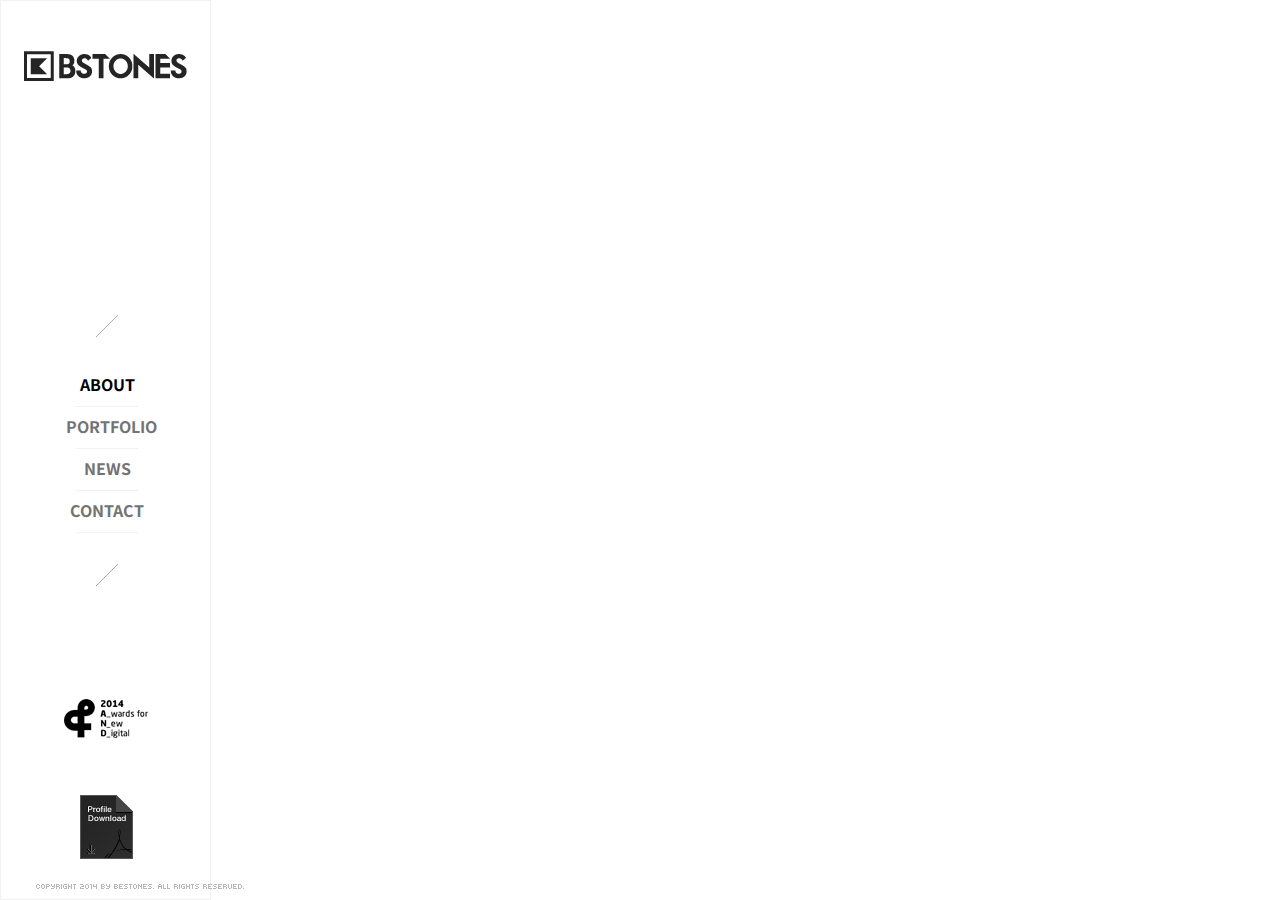
<file: about.html>
<!DOCTYPE html>
<html lang="en">

<head>
    <meta charset="UTF-8">
    <meta http-equiv="X-UA-Compatible" content="IE=edge">
    <meta name="viewport" content="width=device-width, initial-scale=1.0">

    <meta property="og:url" content="https://sg-lee-create.github.io/bstones/" />
    <meta property="og:type" content="website" />
    <meta property="og:title" content="비스톤스" />
    <meta property="og:description" content=" " />
    <meta property="og:image" content="./img/facebook.jpg" />

    <meta property="twitter:url" content="https://sg-lee-create.github.io/bstones/" />
    <meta property="twitter:card" content="summary" />
    <meta property="twitter:site" content="비스톤스" />
    <meta property="twitter:title" content="비스톤스" />
    <meta property="twitter:description" content="" />
    <meta property="twitter:image" content="./img/facebook.jpg" />

    <title>비스톤스 » About</title>
    <link rel="icon" type="image/png" href="./img/favicon-32x32.png" sizes="32x32" />
    <link rel="icon" type="image/png" href="./img/favicon-16x16.png" sizes="16x16" />
    <link rel="stylesheet" href="./css/about.css">
    <script src="https://ajax.googleapis.com/ajax/libs/jquery/3.4.1/jquery.min.js"></script>
</head>

<body>
    <div class="wrap">
        <header class="left-menu">
            <button class="bm">
                <span></span>
                <span></span>
                <span></span>
            </button>

            <h1><a href="./index.html"><img src="./img/logo.gif" alt="로고"></a></h1>
            <nav>
                <ul>
                    <li><a href="./about.html">ABOUT</a></li>
                    <li><a href="./index.html">PORTFOLIO</a></li>
                    <li><a href="./index.html">NEWS</a></li>
                    <li><a href="./contact.html">CONTACT</a></li>
                </ul>
            </nav>
            <div class="download">
                <a href="https://www.naward.or.kr/winners/2022"><img src="./img/btnAward.gif"></a>
                <a href="http://bstones.co.kr/wp-content/themes/bstones/bstones.pdf"><img
                        src="./img/profile_down.png"></a>
            </div>

            <div class="cg">
                <p><img src="./img/bg_sort.png" alt=""></p>
            </div>
            <button class="xm">
                <span></span>
                <span></span>
            </button>
        </header>

        <main>
            <div class="main">
                <div class="mobileimg">
                    <p><img src="./img/img_about_mobile.png" alt="모바일용"></p>
                </div>
                <div class="content-1">
                    <p class="list01"><img src="./img/txt_info_01.png" alt="설명"></p>
                    <p class="bginfo01"><img src="./img/bg_info_01.png" alt="뒷 라인"></p>
                </div>

                <div class="content-2">
                    <div class="bginfo02"><img src="./img/bg_year_line.gif" alt="뒷 라인"></div>
                    <div class="list02">
                        <p><img src="./img/tit_brith.png" alt="설명"></p>
                        <p>비스톤스는 UI개발사업부를 기반으로 2007년 설립된 이래 기획, 디자인 사업부를 포함 50명의 크리에이티브에 대한 열정을 가진 스탭으로 구성된 디지털 기업입니다.
                        </p>
                    </div>
                </div>


                <div class="content-3">
                    <p class="obj"><img src="./img/bg_year_obj.png" alt=""></p>
                    <div>
                        <h3><img src="./img/tit_work.png" alt=""></h3>
                        <p>GUI Plan & Design, Web/Mobile site Plan & Consulting, Hybrid & Native App,<br>
                            UI development(HTML5, jquery & javascript Web Accessibility, Websquare), Online AD
                            creating<br>
                            비스톤스는 다방면에서 그 동안 경험하지 못한 차별화된 크리에이티브 전략과 구현을 통해<br>
                            <b>광고주의 브랜드 가치를 향상 시켜 드립니다.</b><br>
                            Be the best Creative Digital Agency which is predictable and reliable
                        </p>
                        <p><img src="./img/bg_our_info.png" alt=""></p>
                    </div>
                </div>

                <div class="content-4">
                    <h3><img src="./img/tit_organization.png" alt=""></h3>
                    <ul class="list04">
                        <li>
                            <img src="./img/img_c.gif" alt="">
                            <b>CEO</b>
                            <p>requirments<br>
                                data & userworkflow<br>
                                user scenarios</p>
                        </li>
                        <li>
                            <img src="./img/img_m.gif" alt="">
                            <b>Managing Director</b>
                            <p>Responsibility for operation<br>
                                Quality management<br>
                                MOT</p>
                        </li>
                        <li>
                            <img src="./img/img_p.gif" alt="">
                            <b>Plan</b>
                            <p>Project management<br>
                                Contents Planning<br>
                                Marketing<br>
                                Brand strategy</p>
                        </li>
                    </ul>
                    <ul class="list05">
                        <li>
                            <img src="./img/img_u.gif" alt="">
                            <b>UI/UX</b>
                            <p>Usability Design<Br>
                                Web Accessibility<br>
                                Development<br>
                                Consulting</p>
                        </li>
                        <li>
                            <img src="./img/img_d.gif" alt="">
                            <b>Design</b>
                            <p>Creative Art direction<br>
                                User scenarios<br>
                                Interactive design<br>
                                Visual identity</p>
                        </li>
                        <li>
                            <img src="./img/img_h.gif" alt="">
                            <b>HTML</b>
                            <p>Web standard<br>
                                UI development<br>
                                Web Accessibility<br>
                                Interaction materialization<br>
                                HTML5</p>
                        </li>
                    </ul>
                </div>

                <div class="content-5">
                    <p class="list06"><img src="./img/img_obj.png" alt=""></p>
                    <p class="list07"><img src="./img/txt_info_02.png" alt=""></p>
                </div>
            </div>
        </main>

    </div>
    <footer><img src="./img/copyright.gif" alt=""></footer>

    <div class="upnav">
        <nav class="usnav">
            <b>CONTENTS</b>
            <ul>
                <li><a href="./about.html">ABOUT</a></li>
                <li><a href="./index.html">PORTFOLIO</a></li>
                <li><a href="./index.html">NEWS</a></li>
                <li><a href="./contact.html">CONTACT</a></li>
            </ul>
        </nav>
    </div>

    <script>
        window.onload = function(){
        const content = document.querySelector('.content');
        const xm = document.querySelector('.xm');
        const bm = document.querySelector('.bm');
        const upnav = document.querySelector('.upnav');
        const cg = document.querySelector('.cg');

        function handleWindowSize() {
            const windowWidth = window.innerWidth;
            if (windowWidth > 480) {
                cg.style.display = "none";
            } else {
                cg.style.display = "block";
            }
        }
        window.addEventListener("resize", handleWindowSize);

        bm.onclick = function () {
            upnav.classList.add('active');
            cg.style.display = "none";
            xm.style.display = "block";
        }


        xm.onclick = function () {
            upnav.classList.remove('active');
            cg.style.display = "block";
            xm.style.display = "none";
        }



        $(window).on('load', function () {
            let aboutEvent = function () {
                let win = $(window),
                    _winW = win.width(),
                    $start = $("div.content-1"),
                    $brith = $("div.content-2"),
                    $ourWork = $("div.content-3"),
                    $orgList = $("div.content-4"),
                    $bottomTxt = $("div.content-5")
                    ;

                win.on("scroll", function () {
                    let _scrollTop = win.scrollTop();
                    if (_scrollTop >= 100 && _scrollTop < 300) {
                        $brith.find(".list02").addClass("active");
                    } else if (_scrollTop >= 600 && _scrollTop < 700) {
                        $ourWork.addClass("active");
                    } else if (_scrollTop >= 1200 && _scrollTop < 1400) {
                        $orgList.find(".list04, .list05").addClass("active");
                    } else if (_scrollTop >= 1900 && _scrollTop < 2100) {
                        $bottomTxt.find(".list06, .list07").addClass("active");
                    }
                })
            }
            aboutEvent();
            if ($(window).width() >= 1600) {
                $(".list01, .bginfo01").addClass("active");

            }
        })
    }

    </script>


</body>



</html>
</file>
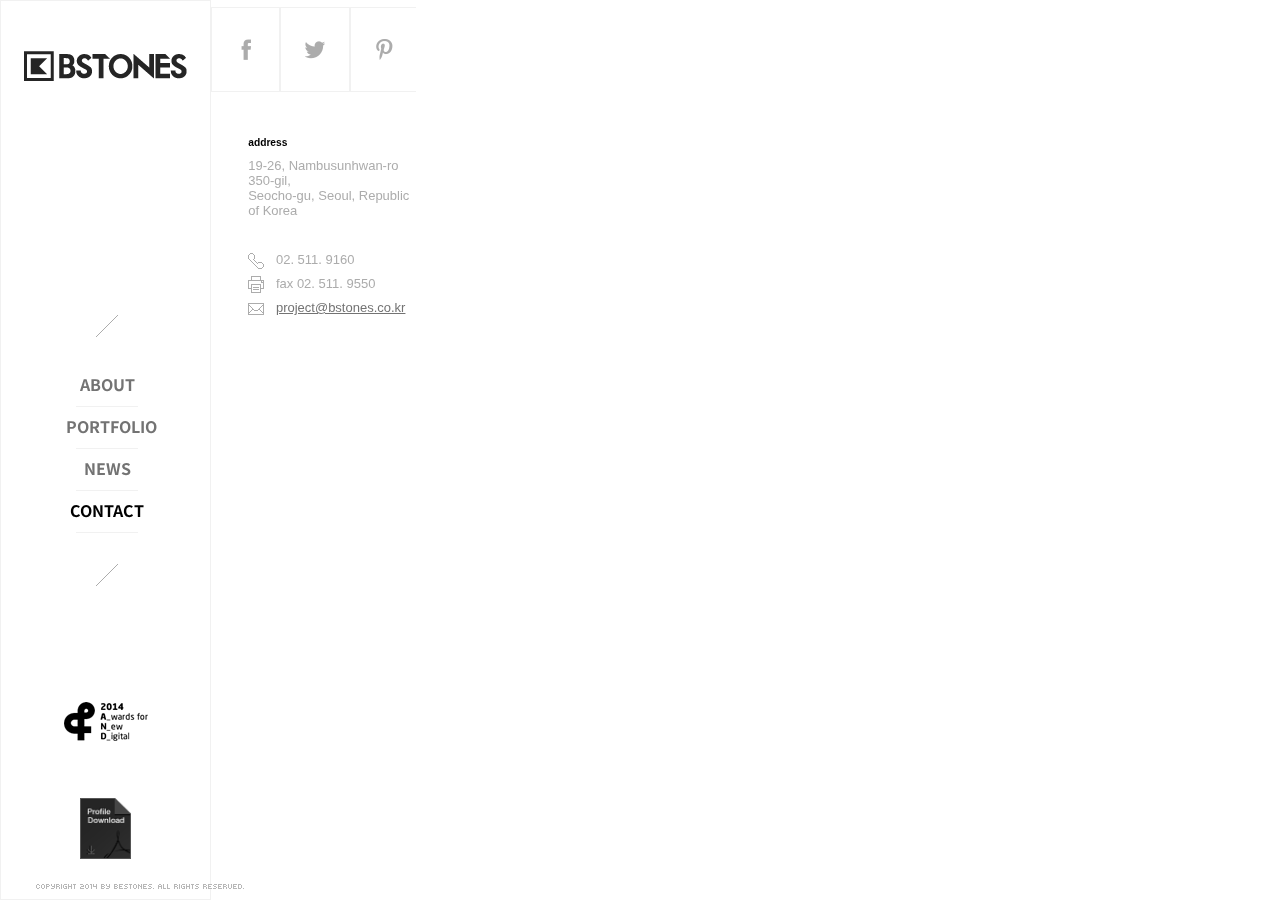
<file: contact.html>
<!DOCTYPE html>
<html lang="en">

<head>
    <meta charset="UTF-8">
    <meta http-equiv="X-UA-Compatible" content="IE=edge">
    <meta name="viewport" content="width=device-width, initial-scale=1.0">

    <meta property="og:url" content="https://sg-lee-create.github.io/bstones/" />
    <meta property="og:type" content="website" />
    <meta property="og:title" content="비스톤스" />
    <meta property="og:description" content=" " />
    <meta property="og:image" content="./img/facebook.jpg" />

    <meta property="twitter:url" content="https://sg-lee-create.github.io/bstones/" />
    <meta property="twitter:card" content="summary" />
    <meta property="twitter:site" content="비스톤스" />
    <meta property="twitter:title" content="비스톤스" />
    <meta property="twitter:description" content="" />
    <meta property="twitter:image" content="./img/facebook.jpg" />

    <title>비스톤스 » Contact</title>
    <link rel="icon" type="image/png" href="./img/favicon-32x32.png" sizes="32x32" />
    <link rel="icon" type="image/png" href="./img/favicon-16x16.png" sizes="16x16" />
    <link rel="stylesheet" href="./css/contect.css">
    <!-- <script src="https://ajax.googleapis.com/ajax/libs/jquery/3.4.1/jquery.min.js"></script>
    <script defer src="./js/common.js"></script> -->
</head>

<body>
    <div class="wrap">
        <header class="left-menu">
            <button class="bm">
                <span></span>
                <span></span>
                <span></span>
            </button>

            <h1><a href="./index.html"><img src="./img/logo.gif" alt="로고"></a></h1>
            <nav>
                <ul>
                    <li><a href="./about.html">ABOUT</a></li>
                    <li><a href="./index.html">PORTFOLIO</a></li>
                    <li><a href="./index.html">NEWS</a></li>
                    <li><a href="./contact.html">CONTACT</a></li>
                </ul>
            </nav>
            <div class="download">
                <a href="https://www.naward.or.kr/winners/2022"><img src="./img/btnAward.gif"></a>
                <a href="http://bstones.co.kr/wp-content/themes/bstones/bstones.pdf"><img
                        src="./img/profile_down.png"></a>
            </div>

            <div class="cg">
                <a><img src="./img/bg_sort.png" alt=""></a>
            </div>
            <button class="xm">
                <span></span>
                <span></span>
            </button>
        </header>

        <main>
            <div class="ps">
                <div class="main">
                    <div class="contact-01">
                        <a href="https://www.facebook.com"></a>
                        <a href="https://twitter.com/?lang=ko"></a>
                        <a href="https://www.pinterest.co.kr/"></a>
                    </div>
                    <div class="address">
                        <h2>address</h2>
                        <p>19-26, Nambusunhwan-ro 350-gil,<br>
                            Seocho-gu, Seoul, Republic of Korea</p>
                        <ul>
                            <li>
                                <p><img src="img/ico_tel.gif">02. 511. 9160</p>
                            </li>
                            <li>
                                <p><img src="img/ico_fax.gif">fax 02. 511. 9550</p>
                            </li>
                            <li>
                                <p><img src="img/ico_mail.gif"><a href="https://www.naver.com">project@bstones.co.kr</a>
                                </p>
                            </li>
                        </ul>
                    </div>
                </div>
                <div class="map">
                    <iframe
                        src="https://www.google.com/maps/embed?pb=!1m18!1m12!1m3!1d3166.010849762695!2d127.0344217156464!3d37.48407033660362!2m3!1f0!2f0!3f0!3m2!1i1024!2i768!4f13.1!3m3!1m2!1s0x357ca14b979e5f79%3A0x4ad8d26bb9b09d2!2z7ISc7Jq47Yq567OE7IucIOyEnOy0iOq1rCDrgqjrtoDsiJztmZjroZwzNTDquLggMTktMTY!5e0!3m2!1sko!2skr!4v1664948904835!5m2!1sko!2skr"
                        width="100%" height="50vw" style="border:0;" allowfullscreen="" loading="lazy"
                        referrerpolicy="no-referrer-when-downgrade"></iframe>
                </div>
            </div>
        </main>
    </div>
    <footer><img src="./img/copyright.gif" alt=""></footer>

    <div class="upnav">
        <nav class="usnav">
            <b>CONTENTS</b>
            <ul>
                <li><a href="./about.html">ABOUT</a></li>
                <li><a href="./index.html">PORTFOLIO</a></li>
                <li><a href="./index.html">NEWS</a></li>
                <li><a href="./contact.html">CONTACT</a></li>
            </ul>
        </nav>
    </div>

    <script>

        const content = document.querySelector('.content');
        const xm = document.querySelector('.xm');
        const bm = document.querySelector('.bm');
        const upnav = document.querySelector('.upnav');
        const cg = document.querySelector('.cg');

        function handleWindowSize() {
            const windowWidth = window.innerWidth;
            if (windowWidth > 480) {
                cg.style.display = "none";
            } else {
                cg.style.display = "block";
            }
        }
        window.addEventListener("resize", handleWindowSize);

        bm.onclick = function () {
            upnav.classList.add('active');
            cg.style.display = "none";
            xm.style.display = "block";
        }


        xm.onclick = function () {
            upnav.classList.remove('active');
            cg.style.display = "block";
            xm.style.display = "none";
        }

    
    </script>


</body>

</html>
</file>
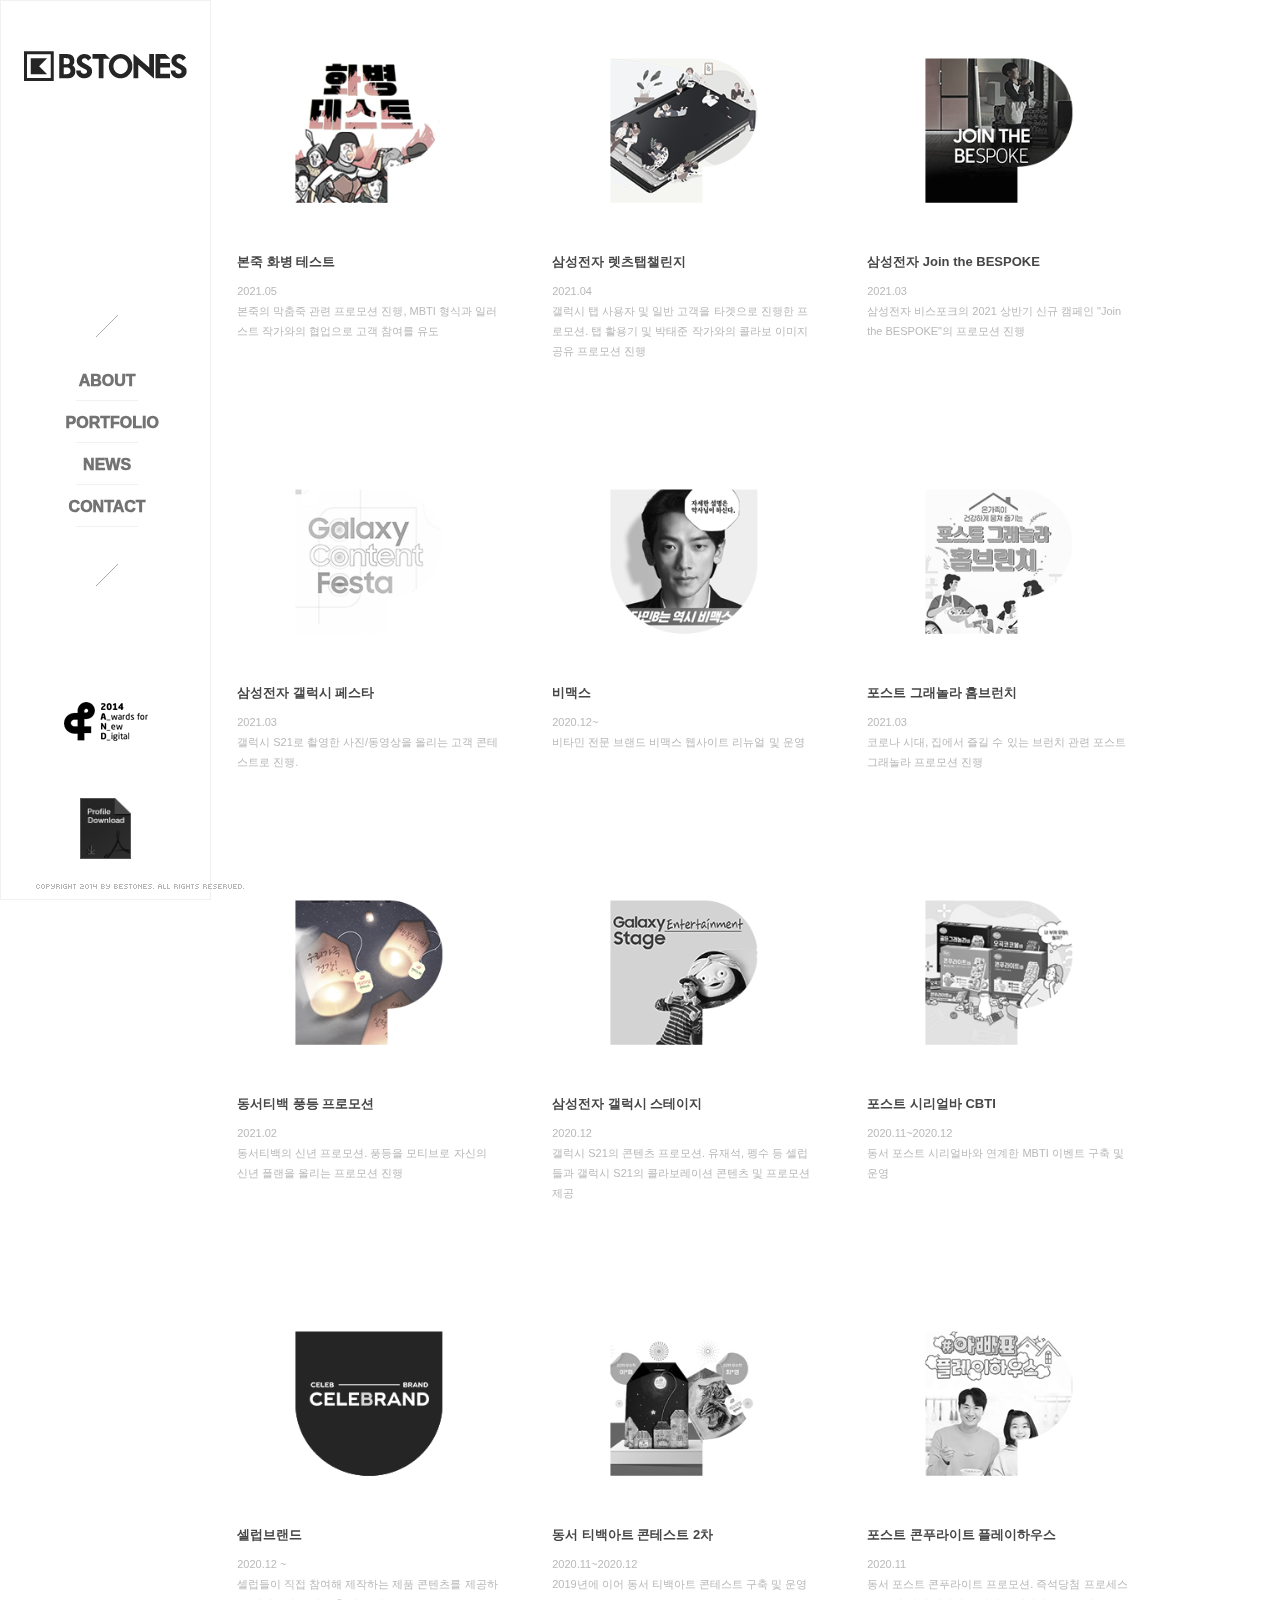
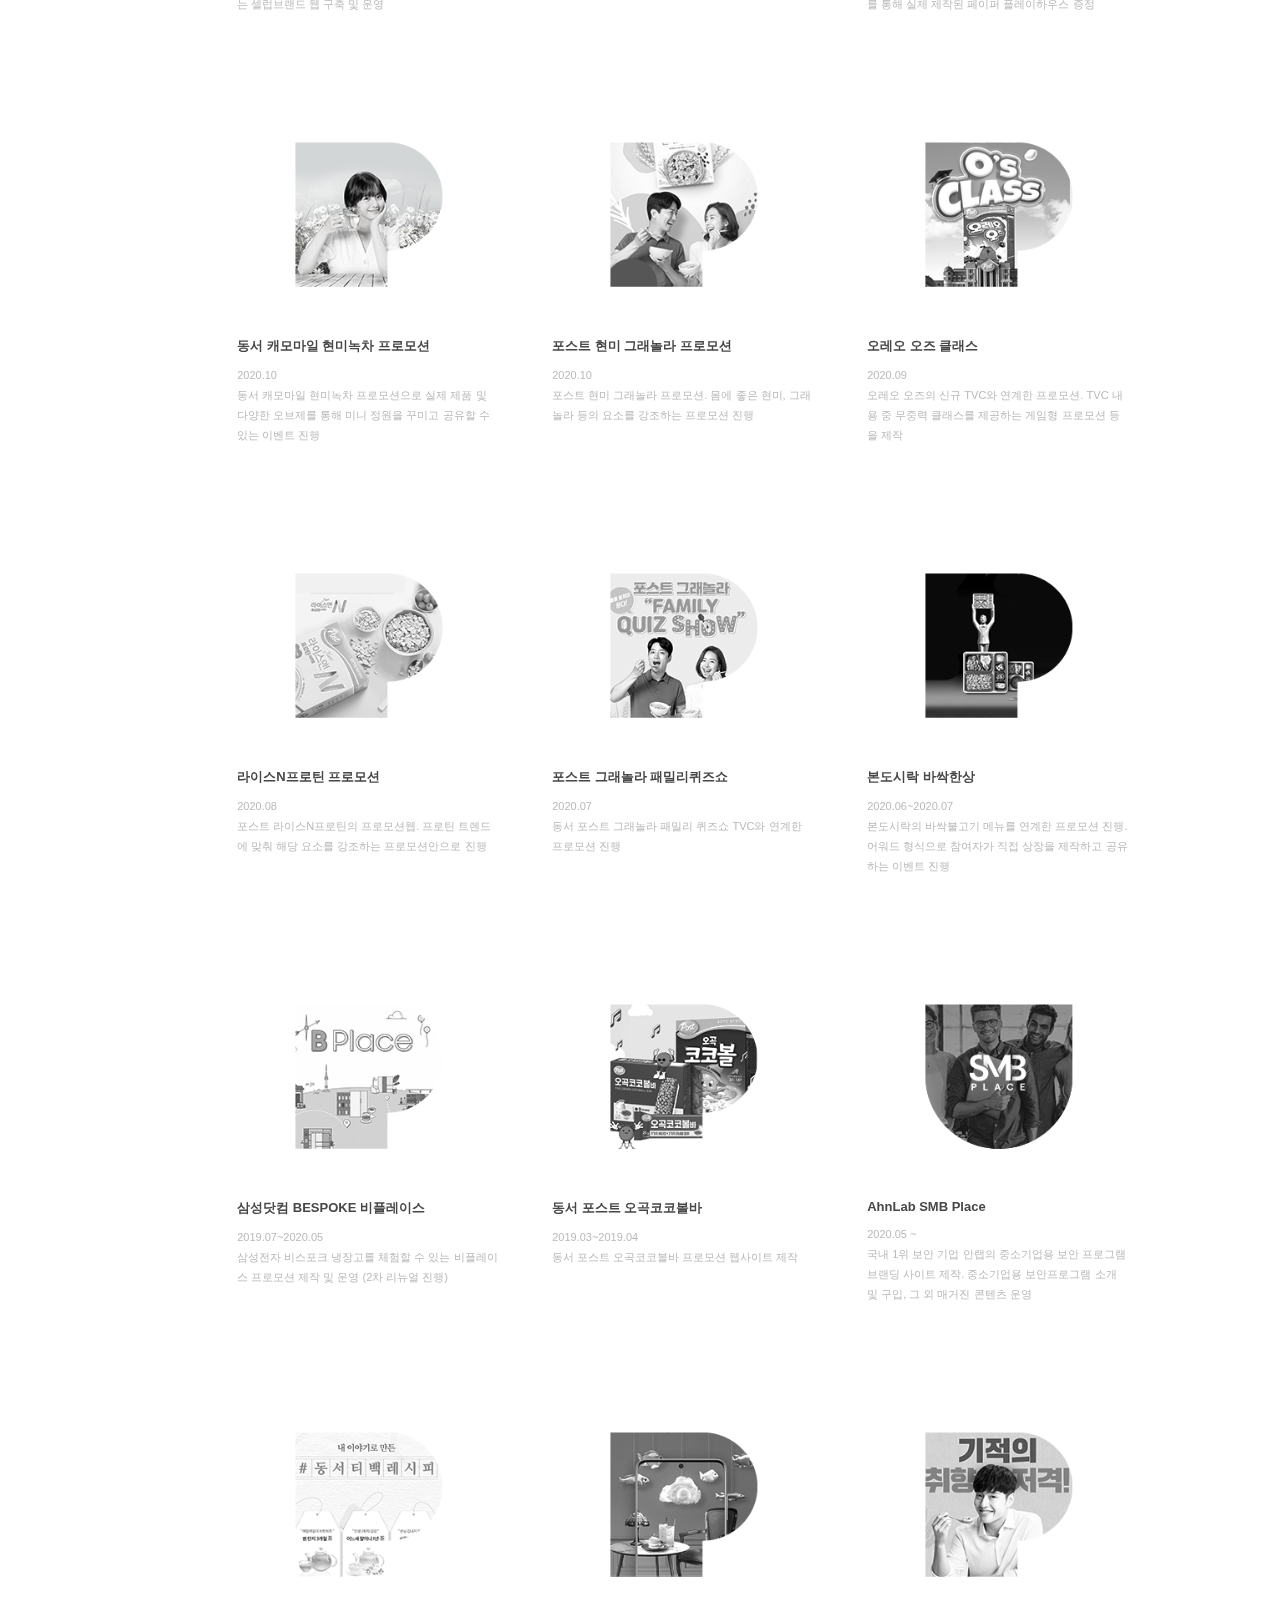
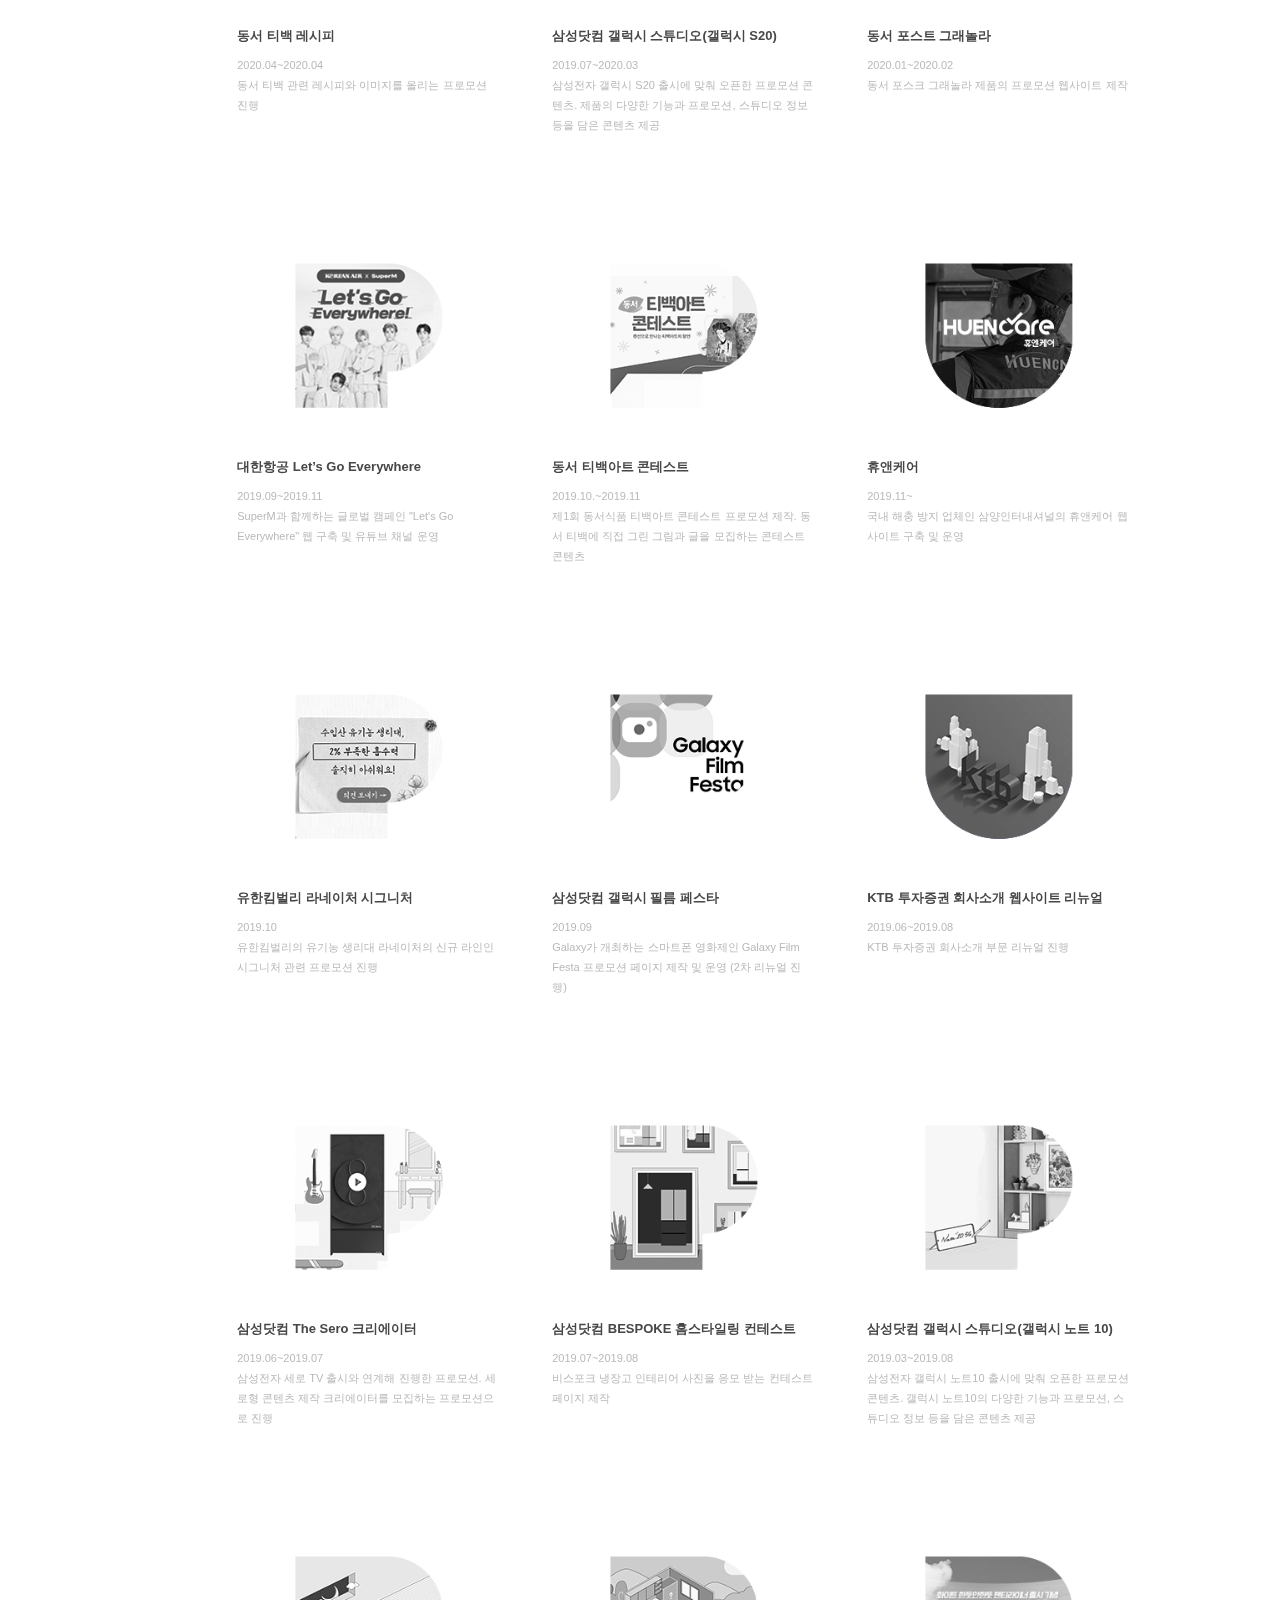
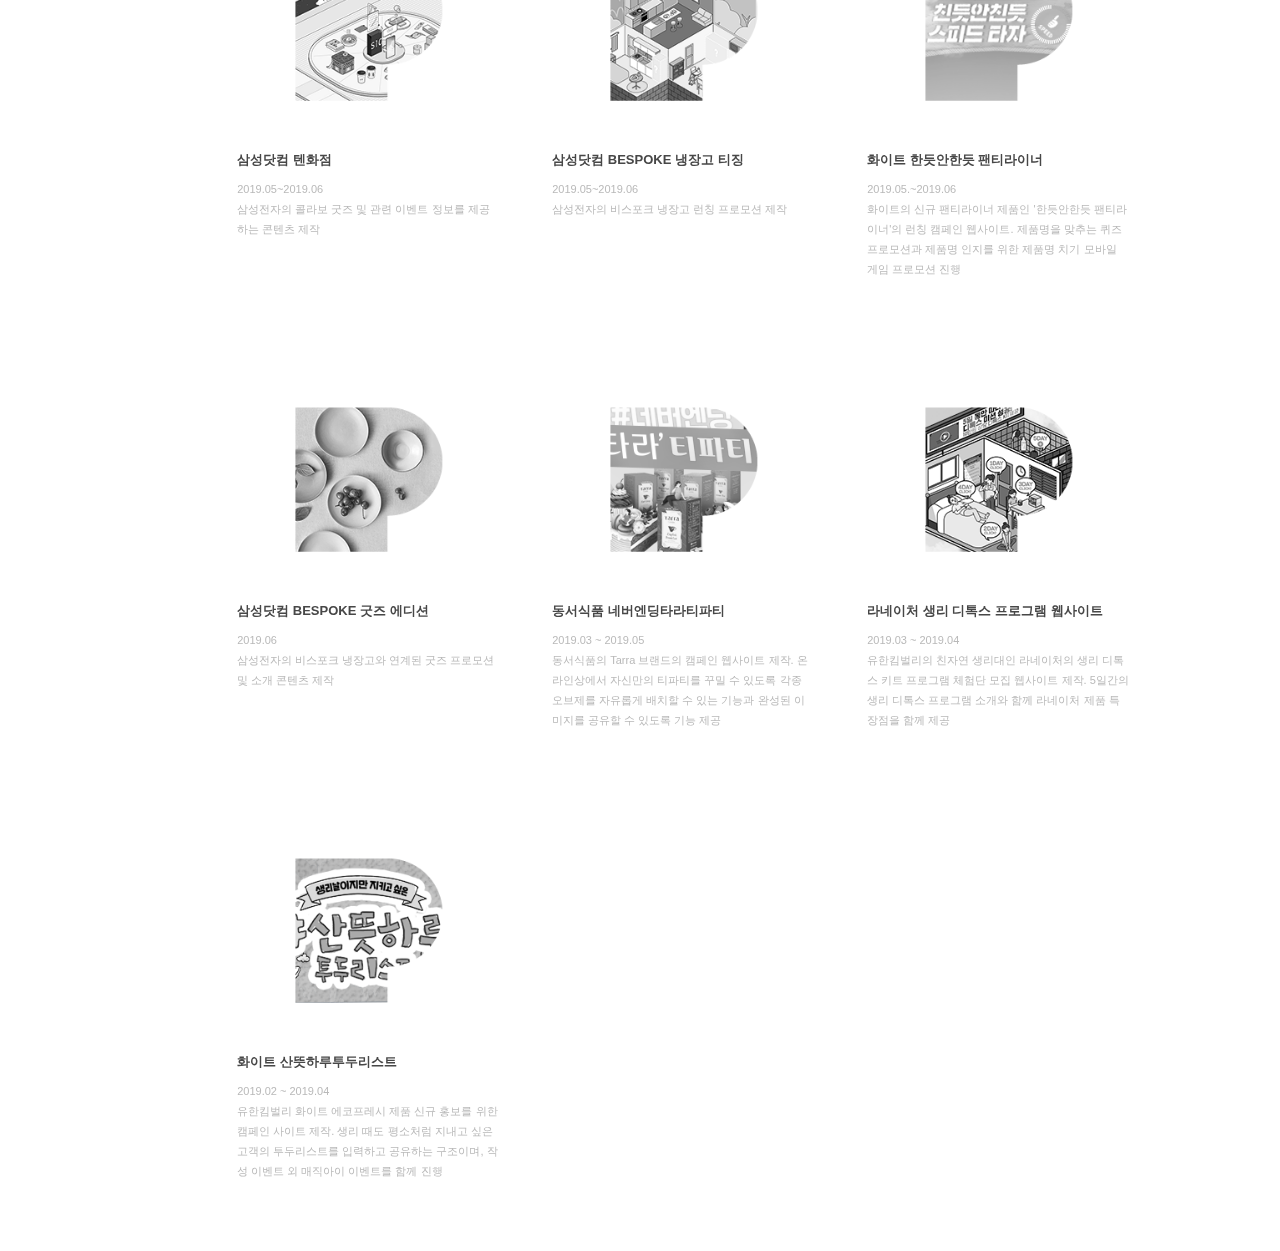
<file: home.html>
<!DOCTYPE html>
<html lang="en">

<head>
    <meta charset="UTF-8">
    <meta http-equiv="X-UA-Compatible" content="IE=edge">
    <meta name="viewport" content="width=device-width, initial-scale=1.0">
    <title>Document</title>
    <link rel="stylesheet" href="./css/home.css">
</head>

<body>
    <div class="wrap">
        <header class="left-menu">
            <button class="bm">
                <span></span>
                <span></span>
                <span></span>
            </button>

            <h1><img src="./img/logo.gif" alt="로고"></h1>
            <nav>
                <ul>
                    <li><a href="./about.html">ABOUT</a></li>
                    <li><a href="./home.html">PORTFOLIO</a></li>
                    <li><a href="./home.html">NEWS</a></li>
                    <li><a href="./contact.html">CONTACT</a></li>
                </ul>
            </nav>
            <div class="download">
                <a href="https://www.naward.or.kr/winners/2022"><img src="./img/btnAward.gif" alt="수상"></a>
                <a href="http://bstones.co.kr/wp-content/themes/bstones/bstones.pdf"><img src="./img/profile_down.png"
                        alt="다운로드"></a>
            </div>

            <div class="cg">
                <a><img src="./img/bg_sort.png" alt="메뉴"></a>
            </div>
            <button class="xm">
                <span></span>
                <span></span>
            </button>
        </header>

        <main class="mbt">
            <div class="content">
                <ul>
                    <li>
                        <p><img src="./img/Thum_20210513_off.png" alt="본문 이미지"></p>
                        <b>본죽 화병 테스트</b>
                        <p>2021.05</p>
                        <p>본죽의 막춤죽 관련 프로모션 진행, MBTI 형식과 일러스트 작가와의 협업으로 고객 참여를 유도</p>
                    </li>
                    <li>
                        <p><img src="./img/Thum_20210512_off.png" alt="본문 이미지"></p>
                        <b>삼성전자 렛츠탭챌린지</b>
                        <p>2021.04</p>
                        <p>갤럭시 탭 사용자 및 일반 고객을 타겟으로 진행한 프로모션. 탭 활용기 및 박태준 작가와의 콜라보 이미지 공유 프로모션 진행</p>
                    </li>
                    <li>
                        <p><img src="./img/Thum_join_off.png" alt="본문 이미지"></p>
                        <b>삼성전자 Join the BESPOKE</b>
                        <p>2021.03</p>
                        <p>삼성전자 비스포크의 2021 상반기 신규 캠페인 "Join the BESPOKE"의 프로모션 진행</p>
                    </li>
                    <li>
                        <p><img src="./img/Thum_con_off.png" alt="본문 이미지"></p>
                        <b>삼성전자 갤럭시 페스타</b>
                        <p>2021.03</p>
                        <p>갤럭시 S21로 촬영한 사진/동영상을 올리는 고객 콘테스트로 진행.</p>
                    </li>
                    <li>
                        <p><img src="./img/Thum_b_off.png" alt="본문 이미지"></p>
                        <b>비맥스</b>
                        <p>2020.12~</p>
                        <p>비타민 전문 브랜드 비맥스 웹사이트 리뉴얼 및 운영</p>
                    </li>
                    <li>
                        <p><img src="./img/Thum_brunch_off.png" alt="본문 이미지"></p>
                        <b>포스트 그래놀라 홈브런치</b>
                        <p>2021.03</p>
                        <p>코로나 시대, 집에서 즐길 수 있는 브런치 관련 포스트 그래놀라 프로모션 진행</p>
                    </li>
                    <li>
                        <p><img src="./img/Thum_new_off.png" alt="본문 이미지"></p>
                        <b>동서티백 풍등 프로모션</b>
                        <p>2021.02</p>
                        <p>동서티백의 신년 프로모션. 풍등을 모티브로 자신의 신년 플랜을 올리는 프로모션 진행</p>
                    </li>
                    <li>
                        <p><img src="./img/Thum_stage_off.png" alt="본문 이미지"></p>
                        <b>삼성전자 갤럭시 스테이지</b>
                        <p>2020.12</p>
                        <p>갤럭시 S21의 콘텐츠 프로모션. 유재석, 펭수 등 셀럽들과 갤럭시 S21의 콜라보레이션 콘텐츠 및 프로모션 제공</p>
                    </li>
                    <li>
                        <p><img src="./img/Thum_mbti_off.png" alt="본문 이미지"></p>
                        <b>포스트 시리얼바 CBTI</b>
                        <p>2020.11~2020.12</p>
                        <p>동서 포스트 시리얼바와 연계한 MBTI 이벤트 구축 및 운영</p>
                    </li>
                    <li>
                        <p><img src="./img/Thum_celeb_off.png" alt="본문 이미지"></p>
                        <b>셀럽브랜드</b>
                        <p>2020.12 ~</p>
                        <p>셀럽들이 직접 참여해 제작하는 제품 콘텐츠를 제공하는 셀럽브랜드 웹 구축 및
                            운영</p>
                    </li>
                    <li>
                        <p><img src="./img/Thum_teaart_off.png" alt="본문 이미지"></p>
                        <b>동서 티백아트 콘테스트 2차</b>
                        <p>2020.11~2020.12</p>
                        <p>2019년에 이어 동서 티백아트 콘테스트 구축 및 운영</p>
                    </li>
                    <li>
                        <p><img src="./img/Thum_dad_off.png" alt="본문 이미지"></p>
                        <b>포스트 콘푸라이트 플레이하우스</b>
                        <p>2020.11</p>
                        <p>동서 포스트 콘푸라이트 프로모션. 즉석당첨 프로세스를 통해 실제 제작된 페이퍼 플레이하우스 증정</p>
                    </li>
                    <li>
                        <p><img src="./img/Thum_camo_off.png" alt="본문 이미지"></p>
                        <b>동서 캐모마일 현미녹차 프로모션</b>
                        <p>2020.10</p>
                        <p>동서 캐모마일 현미녹차 프로모션으로 실제 제품 및 다양한 오브제를 통해 미니 정원을 꾸미고 공유할 수 있는 이벤트 진행</p>
                    </li>
                    <li>
                        <p><img src="./img/Thum_hyun_off.png" alt="본문 이미지"></p>
                        <b>포스트 현미 그래놀라 프로모션</b>
                        <p>2020.10</p>
                        <p>포스트 현미 그래놀라 프로모션. 몸에 좋은 현미, 그래놀라 등의 요소를 강조하는 프로모션 진행</p>
                    </li>
                    <li>
                        <p><img src="./img/Thum_os_off.png" alt="본문 이미지"></p>
                        <b>오레오 오즈 클래스</b>
                        <p>2020.09</p>
                        <p>오레오 오즈의 신규 TVC와 연계한 프로모션. TVC 내용 중 무중력 클래스를 제공하는 게임형 프로모션 등을 제작</p>
                    </li>
                    <li>
                        <p><img src="./img/Thum_pro_off.png" alt="본문 이미지"></p>
                        <b>라이스N프로틴 프로모션</b>
                        <p>2020.08</p>
                        <p>포스트 라이스N프로틴의 프로모션웹. 프로틴 트렌드에 맞춰 해당 요소를 강조하는 프로모션안으로 진행</p>
                    </li>
                    <li>
                        <p><img src="./img/Thum_quiz_off.png" alt="본문 이미지"></p>
                        <b>포스트 그래놀라 패밀리퀴즈쇼</b>
                        <p>2020.07</p>
                        <p>동서 포스트 그래놀라 패밀리 퀴즈쇼 TVC와 연계한 프로모션 진행</p>
                    </li>
                    <li>
                        <p><img src="./img/Thum_bon_off.png" alt="본문 이미지"></p>
                        <b>본도시락 바싹한상</b>
                        <p>2020.06~2020.07</p>
                        <p>본도시락의 바싹불고기 메뉴를 연계한 프로모션 진행.
                            어워드 형식으로 참여자가 직접 상장을 제작하고 공유하는 이벤트 진행</p>
                    </li>
                    <li>
                        <p><img src="./img/Thum_bp_off.png" alt="본문 이미지"></p>
                        <b>삼성닷컴 BESPOKE 비플레이스</b>
                        <p>2019.07~2020.05</p>
                        <p>삼성전자 비스포크 냉장고를 체험할 수 있는 비플레이스 프로모션 제작 및 운영 (2차 리뉴얼 진행)</p>
                    </li>
                    <li>
                        <p><img src="./img/Thum_bar_off.png" alt="본문 이미지"></p>
                        <b>동서 포스트 오곡코코볼바</b>
                        <p>2019.03~2019.04</p>
                        <p>동서 포스트 오곡코코볼바 프로모션 웹사이트 제작</p>
                    </li>
                    <li>
                        <p><img src="./img/Thum_ahn_off.png" alt="본문 이미지"></p>
                        <b>AhnLab SMB Place</b>
                        <p>2020.05 ~</p>
                        <p>국내 1위 보안 기업 안랩의 중소기업용 보안 프로그램 브랜딩 사이트 제작. 중소기업용 보안프로그램 소개 및 구입, 그 외 매거진 콘텐츠 운영</p>
                    </li>
                    <li>
                        <p><img src="./img/Thum_rec_off.png" alt="본문 이미지"></p>
                        <b>동서 티백 레시피</b>
                        <p>2020.04~2020.04</p>
                        <p>동서 티백 관련 레시피와 이미지를 올리는 프로모션 진행</p>
                    </li>
                    <li>
                        <p><img src="./img/Thum_gs2_off.png" alt="본문 이미지"></p>
                        <b>삼성닷컴 갤럭시 스튜디오(갤럭시 S20)</b>
                        <p>2019.07~2020.03</p>
                        <p>삼성전자 갤럭시 S20 출시에 맞춰 오픈한 프로모션 콘텐츠. 제품의 다양한 기능과 프로모션, 스튜디오 정보 등을 담은 콘텐츠 제공</p>
                    </li>
                    <li>
                        <p><img src="./img/Thum_mi_off.png" alt="본문 이미지"></p>
                        <b>동서 포스트 그래놀라</b>
                        <p>2020.01~2020.02</p>
                        <p>동서 포스크 그래놀라 제품의 프로모션 웹사이트 제작</p>
                    </li>
                    <li>
                        <p><img src="./img/Thum_korea_off.png" alt="본문 이미지"></p>
                        <b>대한항공 Let’s Go Everywhere</b>
                        <p>2019.09~2019.11</p>
                        <p>SuperM과 함께하는 글로벌 캠페인 "Let's Go Everywhere" 웹 구축 및 유튜브 채널 운영</p>
                    </li>
                    <li>
                        <p><img src="./img/Thum_art_off.png" alt="본문 이미지"></p>
                        <b>동서 티백아트 콘테스트</b>
                        <p>2019.10.~2019.11</p>
                        <p>제1회 동서식품 티백아트 콘테스트 프로모션 제작. 동서 티백에 직접 그린 그림과 글을 모집하는 콘테스트 콘텐츠</p>
                    </li>
                    <li>
                        <p><img src="./img/Thum_hu_off.png" alt="본문 이미지"></p>
                        <b>휴앤케어</b>
                        <p>2019.11~</p>
                        <p>국내 해충 방지 업체인 삼양인터내셔널의 휴앤케어 웹사이트 구축 및 운영</p>
                    </li>
                    <li>
                        <p><img src="./img/Thum_la_off.png" alt="본문 이미지"></p>
                        <b>유한킴벌리 라네이처 시그니처</b>
                        <p>2019.10</p>
                        <p>유한킴벌리의 유기농 생리대 라네이처의 신규 라인인 시그니처 관련 프로모션 진행</p>
                    </li>
                    <li>
                        <p><img src="./img/Thum_gf_off.png" alt="본문 이미지"></p>
                        <b>삼성닷컴 갤럭시 필름 페스타</b>
                        <p>2019.09</p>
                        <p>Galaxy가 개최하는 스마트폰 영화제인 Galaxy Film Festa 프로모션 페이지 제작 및 운영 (2차 리뉴얼 진행)</p>
                    </li>
                    <li>
                        <p><img src="./img/Thum_ktb_off.png" alt="본문 이미지"></p>
                        <b>KTB 투자증권 회사소개 웹사이트 리뉴얼</b>
                        <p>2019.06~2019.08</p>
                        <p>KTB 투자증권 회사소개 부문 리뉴얼 진행</p>
                    </li>
                    <li>
                        <p><img src="./img/Thum_sero_off.png" alt="본문 이미지"></p>
                        <b>삼성닷컴 The Sero 크리에이터</b>
                        <p>2019.06~2019.07</p>
                        <p>삼성전자 세로 TV 출시와 연계해 진행한 프로모션. 세로형 콘텐츠 제작 크리에이터를 모집하는 프로모션으로 진행</p>
                    </li>
                    <li>
                        <p><img src="./img/Thum_home_off.png" alt="본문 이미지"></p>
                        <b>삼성닷컴 BESPOKE 홈스타일링 컨테스트</b>
                        <p>2019.07~2019.08</p>
                        <p>비스포크 냉장고 인테리어 사진을 응모 받는 컨테스트 페이지 제작</p>
                    </li>
                    <li>
                        <p><img src="./img/Thum_gs_off.png" alt="본문 이미지"></p>
                        <b>삼성닷컴 갤럭시 스튜디오(갤럭시 노트 10)</b>
                        <p>2019.03~2019.08</p>
                        <p>삼성전자 갤럭시 노트10 출시에 맞춰 오픈한 프로모션 콘텐츠. 갤럭시 노트10의 다양한 기능과 프로모션, 스튜디오 정보 등을 담은 콘텐츠 제공</p>
                    </li>
                    <li>
                        <p><img src="./img/Thum_ten_off.png" alt="본문 이미지"></p>
                        <b>삼성닷컴 텐화점</b>
                        <p>2019.05~2019.06</p>
                        <p>삼성전자의 콜라보 굿즈 및 관련 이벤트 정보를 제공하는 콘텐츠 제작</p>
                    </li>
                    <li>
                        <p><img src="./img/Thum_bes_off.png" alt="본문 이미지"></p>
                        <b>삼성닷컴 BESPOKE 냉장고 티징</b>
                        <p>2019.05~2019.06</p>
                        <p>삼성전자의 비스포크 냉장고 런칭 프로모션 제작</p>
                    </li>
                    <li>
                        <p><img src="./img/Thum_190708_off.png" alt="본문 이미지"></p>
                        <b>화이트 한듯안한듯 팬티라이너</b>
                        <p>2019.05.~2019.06</p>
                        <p>화이트의 신규 팬티라이너 제품인 '한듯안한듯 팬티라이너'의 런칭 캠페인 웹사이트. 제품명을 맞추는 퀴즈 프로모션과 제품명 인지를 위한 제품명 치기 모바일 게임
                            프로모션 진행</p>
                    </li>
                    <li>
                        <p><img src="./img/Thum_goods_off.png" alt="본문 이미지"></p>
                        <b>삼성닷컴 BESPOKE 굿즈 에디션</b>
                        <p>2019.06</p>
                        <p>삼성전자의 비스포크 냉장고와 연계된 굿즈 프로모션 및 소개 콘텐츠 제작</p>
                    </li>
                    <li>
                        <p><img src="./img/Thum_19050303_off.png" alt="본문 이미지"></p>
                        <b>동서식품 네버엔딩타라티파티</b>
                        <p>2019.03 ~ 2019.05</p>
                        <p>동서식품의 Tarra 브랜드의 캠페인 웹사이트 제작. 온라인상에서 자신만의 티파티를 꾸밀 수 있도록 각종 오브제를 자유롭게 배치할 수 있는 기능과 완성된
                            이미지를 공유할 수 있도록 기능 제공</p>
                    </li>
                    <li>
                        <p><img src="./img/Thum_19050302_off.png" alt="본문 이미지"></p>
                        <b>라네이처 생리 디톡스 프로그램 웹사이트</b>
                        <p>2019.03 ~ 2019.04</p>
                        <p>유한킴벌리의 친자연 생리대인 라네이처의 생리 디톡스 키트 프로그램 체험단 모집 웹사이트 제작. 5일간의 생리 디톡스 프로그램 소개와 함께 라네이처 제품 특장점을
                            함께 제공</p>
                    </li>
                    <li>
                        <p><img src="./img/Thum_19050301_off.png" alt="본문 이미지"></p>
                        <b>화이트 산뜻하루투두리스트</b>
                        <p>2019.02 ~ 2019.04</p>
                        <p>유한킴벌리 화이트 에코프레시 제품 신규 홍보를 위한 캠페인 사이트 제작. 생리 때도 평소처럼 지내고 싶은 고객의 투두리스트를 입력하고 공유하는 구조이며, 작성
                            이벤트 외 매직아이 이벤트를 함께 진행</p>
                    </li>
                </ul>
            </div>
        </main>
        <footer>
            <p><img src="./img/copyright.gif" alt="하단"></p>
        </footer>
    </div>

    <div class="upside">
        <button class="trigger-menu ">
            <span></span>
            <span></span>
        </button>
        <div class="information">
            <div class="content-ex1">
                <a href="https://www.facebook.com"></a>
                <a href="https://twitter.com/?lang=ko"></a>
                <a href="https://www.pinterest.co.kr/"></a>
            </div>
            <div class="content-ex2">
                <div class="mbh2">
                    <h2>본죽 화병 테스트</h2>
                </div>
                <dl class="dl-box">
                    <dt><b>Category</b></dt>
                    <dd>
                        <span><img src="./img/icon_character01_off.gif" alt="카테고리"></span>
                        <span><img src="./img/icon_character02_off.gif" alt="카테고리"></span>
                        <span><img src="./img/icon_character03_on.gif" alt="카테고리"></span>
                        <span><img src="./img/icon_character04_off.gif" alt="카테고리"></span>
                    </dd>
                </dl>
            </div>
            <div class="content-ex3">
                <dl class="fl">
                    <dt><b>Date</b></dt>
                    <dd>2021. 05</dd>
                </dl>
                <dl class="fl">
                    <dt><b>Client</b></dt>
                    <dd>본아이에프/메이트/디메이트</dd>
                </dl>
            </div>
            <div class="content-ex4">
                <dl>
                    <dt><b>Concept</b></dt>
                    <dd>본죽의 맞춤죽 관련 프로모션 진행. MBTI 형식과 일러스트 작가와의 협업으로 고객 참여를 유도</dd>
                </dl>
            </div>
            <div class="content-ex5">
                <dl>
                    <dt><b>Role</b></dt>
                    <ul>
                        <li>Design</li>
                        <li>Planning</li>
                        <li>Script</li>
                        <li>HTML</li>
                        <li>Development</li>
                    </ul>
                </dl>
            </div>
        </div>

        <div class="middle-view">
            <div class="middle-img">
                <img src="./img/C_t_20210513.jpg" alt="본죽">
            </div>
        </div>

        <div class="button">
            <div class="control">
                <ul>
                    <li><a href="#"></a></li>
                    <li><a href="#"></a></li>
                </ul>
            </div>
            <div class="last">
                <ul>
                    <li>
                        <a><img src="./img/Thum_20210512_on.png" alt="삼성"></a>
                        <p>삼성전자 렛츠탭챌린지</p>
                    </li>
                    <li>
                        <img src="./img/Thum_join_on.png" alt="삼성">
                        <p>삼성전자 Join the BESPOKE</p>
                    </li>
                </ul>
            </div>
        </div>
    </div>

    <div class="upnav">
        <nav class="usnav">
            <b>CONTENTS</b>
            <ul>
                <li><a href="./about.html">ABOUT</a></li>
                <li><a href="./home.html">PORTFOLIO</a></li>
                <li><a href="./home.html">NEWS</a></li>
                <li><a href="./contact.html">CONTACT</a></li>
            </ul>
        </nav>
    </div>




    <script>


        const content = document.querySelector('.content');
        const upside = document.querySelector('.upside');
        const triggerMenu = document.querySelector('.trigger-menu');
        const xm = document.querySelector('.xm');
        const bm = document.querySelector('.bm');
        const upnav = document.querySelector('.upnav');
        const cg = document.querySelector('.cg');

        function handleWindowSize() {
            const windowWidth = window.innerWidth;
            if (windowWidth > 480) {
                cg.style.display = "none";
            } else {
                cg.style.display = "block";
            }
        }
        window.addEventListener("resize", handleWindowSize); //왜쓴건지 모름


        content.onclick = function () {
            upside.classList.add('active');
            cg.style.display = "none";
            xm.style.display = "block";

        }
        bm.onclick = function () {
            upnav.classList.add('active');
            cg.style.display = "none";
            xm.style.display = "block";
        }

        triggerMenu.onclick = function () {
            upside.classList.remove('active');
        }
        xm.onclick = function () {
            if (upnav.classList.contains('active') && upside.classList.contains('active')) {
                upnav.classList.remove('active');
                cg.style.display = "none";
                xm.style.display = "block";
            } else if (upside.classList.contains('active')) {
                upside.classList.remove('active');
                cg.style.display = "block";
                xm.style.display = "none";
            } else if (upnav.classList.contains('active')) {
                upnav.classList.remove('active');
                cg.style.display = "block";
                xm.style.display = "none";
            } else {
                cg.style.display = "block";
                xm.style.display = "none";
            }
        }



    </script>

    


</body>

</html>
</file>
<file: css/index.css>
@import url(./common.css);

img {
    width: 100%;
}


dt {
    color: #252525;
    width: 60px;
    float: left;
}

dd {
    color: #acacac;
}


.wrap {
    position: relative;
}

/* 좌측 헤더 css */
.left-menu {
    width: 16.5%;
    height: 100%;
    border: 1px solid #f1f1f1;
    border-top: 0;
    display: flex;
    flex-direction: column;
    justify-content: space-between;
    align-items: center;
    position: fixed;
    padding-top: 50px;
    background-color: white;
}

.left-menu nav ul li:nth-child(2) a {
    color: black;
}

.bm {
    display: none;
}

.bm {
    width: 30px;
    height: 16px;
    position: relative;
    background: none;
    border: none;
    display: none;
}

.bm>span {
    position: absolute;
    left: 0;
    width: 100%;
    height: 2px;
    background-color: #000;
    transition: 0.5s;
}

.bm>span:nth-child(1) {
    top: 0;
}

.bm>span:nth-child(2) {
    top: 50%;
}

.bm>span:nth-child(3) {
    top: 100%;
}

.cg {
    display: none;
}

.xm {
    display: none;
    width: 30px;
    height: 16px;
    position: absolute;
    background: none;
    border: none;
    cursor: pointer;
}

.xm>span {
    width: 100%;
    height: 2px;
    background-color: #000;
    transition: 0.5s;
}

.xm>span:nth-child(1) {
    transform: rotate(-45deg);
}

.xm>span:nth-child(2) {
    transform: rotate(45deg)
}

/* 로고 */
.left-menu>h1 {}

/* 네이게이션바 */
.left-menu>nav {
    text-align: center;
    background: url(../img/bg_nav.gif) no-repeat 50% 0;
    position: absolute;
    width: 83px;
    height: 271px;
    padding: 57px 0 0 0;
    top: 50%;
    left: 50%;
    margin-left: -40px;
    margin-top: -135px;
}

.left-menu>nav>ul {}

.left-menu>nav>ul>li {
    margin-bottom: 12px;
    height: 30px;
}

.left-menu>nav>ul>li::after {
    width: 75%;
    content: '';
    display: block;
    margin: 10px 0 0 10px;
    border-bottom: 1px solid #f1f1f1;
}

.left-menu>nav>ul>li:nth-of-type(4) {
    border: 0;
}

.left-menu>nav>ul>li>a {
    font-size: 1rem;
    font-weight: 700;
    font-family: 'Noto Sans KR', sans-serif;
}

.left-menu>nav>ul>li>a:hover {
    color: black;
}


/* 하단 사진 */
.left-menu>div {
    margin-bottom: 40px;
}

.left-menu div a {
    display: block;
}

.left-menu>div>a:nth-of-type(1) {
    width: 100%;
    margin-bottom: 57px;
}

.left-menu>div>a:nth-of-type(2) {
    width: 60%;
    margin: 0 auto;
}

.download {}




/* 우측 본문 css */
.content {
    width: 83%;
    overflow: hidden;
    position: absolute;
    left: 16.5%;
    cursor: pointer;
}


.content ul {
    display: flex;
    flex-wrap: wrap;
}

.content ul li {
    position: relative;
    width: 315px;
    padding-bottom: 70px;
    transition: 1s;
    overflow: hidden;
}

.pf_item div {
    height: 100%;
    width: 100%;
    left: 0;
    top: 0;
    position: absolute;
    padding: 0 26px;
    opacity: 0;
    transition: 4s;
}

.pf_item div img {
    width: 100%;
    height: 253px;
}

.content ul li::after {
    content: '';
    background-image: url(../img/portfolio_hover.png);
    width: 100%;
    height: 100%;
    position: absolute;
    right: 0;
    bottom: 0;
    z-index: -1;
    transform: translate(100%, 100%);
    transition: 0.6s cubic-bezier(0.600, 0.010, 0.300, 1.000);
}

.content ul li:hover>div {
    opacity: 1;
}

.pf_item:hover b,
.pf_item:hover p {
    color: #fff;
    transition: 2s;
}

.content ul li:hover::after {
    transform: translate(0, 0);
}


.content ul li b {
    display: inline-block;
    margin-bottom: 10px;
    padding: 0 26px;
    color: #474747;
}

.content ul li p {
    font-size: 11px;
    line-height: 20px;
    padding: 0 26px;
    color: #b9b9b9;
}

.scrolltop {
    display: inline-block;
    background-color: #FF9800;
    width: 50px;
    height: 50px;
    text-align: center;
    border-radius: 4px;
    position: fixed;
    bottom: 15px;
    right: 30px;
    transition: background-color .3s,
        opacity .5s, visibility .5s;
    opacity: 0;
    visibility: hidden;
    z-index: 300;
}

.scrolltop::after {
    content: "\f077";
    font-family: FontAwesome;
    font-weight: normal;
    font-style: normal;
    font-size: 2em;
    line-height: 50px;
    color: #fff;
}

.scrolltop:hover {
    cursor: pointer;
    background-color: #333;
}

.scrolltop:active {
    background-color: #555;
}

.scrolltop.show {
    opacity: 1;
    visibility: visible;
}


/* 풋터 */
footer {
    position: fixed;
    left: 2.8%;
    top: 97.5%;
}

/*올라 가는 아이*/
.upside {
    background-color: white;
    position: fixed;
    height: 100%;
    width: 100%;
    transition: 0.5s;
    transform: translateY(-100%);
    z-index: 400;
    transition: 1.2s;
}

.upside.active {
    transform: translateY(0%);
}

.sd{
    display: block;
    width: 16.5%;
    height: 100%;
    border-right: 1px solid #f1f1f1;
    display: flex;
    flex-direction: column;
    justify-content: space-between;
    align-items: center;
    position: fixed;
    padding-top: 50px;
    background-color: white;
}

.trigger-menu {
    width: 30px;
    height: 16px;
    position: absolute;
    background: none;
    border: none;
    left: 42%;
    top: 13%;
    cursor: pointer;
}

.trigger-menu>span {
    position: absolute;
    left: 0;
    width: 100%;
    height: 2px;
    background-color: #000;
    transition: 0.5s;
}

.trigger-menu>span:nth-child(1) {
    transform: rotate(-45deg);
}

.trigger-menu>span:nth-child(2) {
    transform: rotate(45deg)
}

.information {
    width: 16.5%;
    height: 100vh;
    overflow: hidden;
    position: absolute;
    left: 16.5%;
    display: block;
    border: 1px solid #f1f1f1;
    background-color: white;
    border-left: 0;
}

.content-ex1 {
    margin-top: 42px;
}

.content-ex1 a {
    padding: 16.4%;
    border: 1px solid #f1f1f1;
    margin: 0;
    text-align: center;
}



.content-ex1 a:nth-child(1) {
    background-image: url(../img/icon_facebook.gif);
    background-repeat: no-repeat;
    background-position: 50% 50%;
    border-left: 0;
}

.content-ex1 a:nth-child(2) {
    background-image: url(../img/icon_tweeter.gif);
    background-repeat: no-repeat;
    background-position: 50% 50%;
    border-left: 0;
    border-right: 0;
}

.content-ex1 a:nth-child(3) {
    background-image: url(../img/icon_pinterest.gif);
    background-repeat: no-repeat;
    background-position: 50% 50%;
    border-right: 0;
}



.content-ex2 {
    padding: 28% 25px 28% 25px;
}

.content-ex2 h2 {
    margin: 40px 0 50px 0;
    font-size: 25px;
    color: #252525;
}

.dl-box dt {
    color: #252525;
    padding-top: 10px;
    margin-right: 15px;
}

.dl-box dd {
    display: flex;
}

.dl-box dd span {
    border: 1px solid #f1f1f1;
    padding: 4.5%;

}


.content-ex3 {
    border-top: 1px solid #f1f1f1;
    padding: 20px 25px;
}



.content-ex4 {
    border-top: 1px solid #f1f1f1;
    padding: 20px 25px;
}

.content-ex4 dl dd {
    margin-left: 65px;
}



.content-ex5 {
    border-top: 1px solid #f1f1f1;
    padding: 20px 25px;
}

.content-ex5 ul {
    float: left;
}

.content-ex5 ul li {
    color: #acacac;
}

.middle-view {
    width: 51%;
    position: absolute;
    left: 33%;
    padding: 73px;
}

.middle-img {
    width: 100%;

}


.button {
    width: 16.1%;
    height: 100vh;
    border: 1px solid #f1f1f1;
    border-top: 0;
    position: absolute;
    left: 83.9%;
    cursor: pointer;
}

.control ul {
    display: flex;

}

.control ul li {
    flex-grow: 1;
    padding: 50px;
    border: 1px solid #f1f1f1;
    border-left: 0;
}

.control ul li:nth-child(1) {
    background-image: url(../img/btn_prev.gif);
    background-repeat: no-repeat;
    background-position: 50% 50%;
}

.control ul li:nth-child(2) {
    background-image: url(../img/btn_next.gif);
    background-repeat: no-repeat;
    background-position: 50% 50%;
}



.last {
    position: relative;
    overflow: hidden;
    margin: 20px auto 0 auto;
    border-radius: 4px;
}

.last ul {
    position: relative;
    margin: 0;
    padding: 0;
    height: 200px;
    list-style: none;
}

.last ul li {
    border-top: 1px solid #f1f1f1;
    position: relative;
    display: block;
    float: left;
    margin: 0;
    padding: 0;
    top: -20%;
    width: 270px;
    height: 300px;
    text-align: center;
}

.last ul li p {
    color: #acacac;
    text-align: center;
}

.upnav {
    display: none;
}

/* 
==========================================================
===========================480============================
========================================================== 
*/


@media (max-width:480px) {

    dt {
        float: none;
    }

    .wrap {
        position: relative;
        height: 0;
    }

    /* 좌측 헤더 css */
    .left-menu {
        width: 100%;
        height: 75px;
        border: 1px solid #f1f1f1;
        display: flex;
        flex-direction: row;
        justify-content: space-around;
        align-items: center;
        position: fixed;
        padding-top: 0;
        background-color: white;
        z-index: 500;
    }

    .bm {
        display: block;
        width: 30px;
        height: 16px;
        position: relative;
        background: none;
        border: none;
        cursor: pointer;
    }

    .bm>span {
        position: absolute;
        width: 100%;
        height: 2px;
        background-color: #000;
        transition: 0.5s;
    }

    .bm>span:nth-child(1) {
        top: 0;
    }

    .bm>span:nth-child(2) {
        top: 50%;
    }

    .bm>span:nth-child(3) {
        top: 100%;
    }

    .cg {
        display: block;
        transition: 0.5s;
    }



    .xm {
        display: none;
        width: 30px;
        height: 16px;
        position: relative;
        background: none;
        border: none;
        cursor: pointer;
        right: 10px;
        transition: 0.5s;
    }



    .xm>span {
        position: absolute;
        width: 100%;
        height: 2px;
        background-color: #000;
        transition: 0.5s;
    }

    .xm>span:nth-child(1) {
        transform: rotate(-45deg);
    }

    .xm>span:nth-child(2) {
        transform: rotate(45deg)
    }

    /* 로고 */
    .left-menu>h1 {}

    /* 네이게이션바 */
    .left-menu>nav {
        display: none;
    }



    /* 하단 사진 */
    .left-menu>div {
        margin-bottom: 0;
        width: 50px;
    }

    .left-menu div a {
        display: block;
    }

    .left-menu>div>a:nth-of-type(1) {
        width: 100%;
        margin-bottom: 0;
    }

    .left-menu>div>a:nth-of-type(2) {
        width: 60%;
        margin: 0 auto;
    }

    .download {
        display: none;
    }

    /*본문*/
    .mbt {
        margin-bottom: 75px;
    }

    .content {
        width: 100%;
        overflow: hidden;
        position: relative;
        left: 0;
        top: 75px;
        cursor: pointer;
        transform: translateX(0%);
        transition: 1s;
    }

    .content.active {
        transform: translateX(-100%);
    }

    .content ul {
        display: flex;
        flex-wrap: wrap;
        justify-content: center;
    }

    .content ul li {
        position: relative;
        width: 315px;
        padding-bottom: 70px;
        transition: none;
        overflow: hidden;
        left: 7px;
    }

    .pf_item div {
        height: 100%;
        width: 100%;
        left: 0;
        top: 0;
        position: absolute;
        padding: 0 26px;
        opacity: 0;
        transition: none;
    }


    .content ul li::after {
        content: '';
        background-image: url(../img/portfolio_hover.png);
        width: 100%;
        height: 100%;
        position: absolute;
        right: 0;
        bottom: 0;
        z-index: -1;
        transform: translate(100%, 100%);
        transition: 0.6s cubic-bezier(0.600, 0.010, 0.300, 1.000);
    }

    .content ul li:hover::after {
        transform: translate(0, 0);
    }



    .content ul li b {
        display: inline-block;
        margin-bottom: 10px;
        padding: 0 26px;
        color: #474747;
    }

    .content ul li p {
        font-size: 11px;
        line-height: 20px;
        padding: 0 26px;
        color: #b9b9b9;
    }


    .scrolltop {
        display: inline-block;
        background-color: #FF9800;
        width: 50px;
        height: 50px;
        text-align: center;
        border-radius: 4px;
        position: fixed;
        bottom: 15px;
        right: 10px;
        transition: background-color .3s, opacity .5s, visibility .5s;
        opacity: 0;
        visibility: hidden;
        z-index: 300;
    }
    
    .scrolltop::after {
        content: "\f077";
        font-family: FontAwesome;
        font-weight: normal;
        font-style: normal;
        font-size: 2em;
        line-height: 50px;
        color: #fff;
    }
    
    .scrolltop:hover {
        cursor: pointer;
        background-color: #333;
    }
    
    .scrolltop:active {
        background-color: #555;
    }
    
    .scrolltop.show {
        opacity: 1;
        visibility: visible;
    }





    /* 풋터 */
    footer {
        border-top: 1px solid #e3e3e3;
        padding: 30px 0;
        position: relative;
        left: 0%;
        top: 91%;
        text-align: center;
        width: 100%;
        z-index: 0;
    }

    footer img {
        width: 208px
    }



    /* 올라가는 아이*/
    .upside {
        background-color: white;
        position: fixed;
        height: 100%;
        width: 100%;
        transition: 0.5s;
        transform: translateY(-100%);
        top: 0;
        margin-top: 75px;
        overflow: auto;
        display: flex;
        flex-wrap: wrap;
    }

    .upside.active {
        transform: translateY(0%);
    }

    .sd{
        display: none;
    }

    .trigger-menu {
        display: none;
        width: 30px;
        height: 16px;
        position: absolute;
        background: none;
        border: none;
        left: 7%;
        top: 8%;
        cursor: pointer;
    }

    .trigger-menu>span {
        position: absolute;
        left: 0;
        width: 100%;
        height: 2px;
        background-color: #000;
        transition: 0.5s;
    }

    .trigger-menu>span:nth-child(1) {
        transform: rotate(-45deg);
    }

    .trigger-menu>span:nth-child(2) {
        transform: rotate(45deg)
    }

    .information {
        width: 100%;
        height: 80%;
        overflow: hidden;
        position: relative;
        left: 0;
        display: block;
        border: 1px solid #f1f1f1;
        background-color: white;
        order: 2;
        display: flex;
        flex-direction: column;
    }

    .content-ex1 {
        order: 4;
    }

    .content-ex1 {
        margin-top: 30px;
    }

    .content-ex1 a {
        padding: 20px 16.5%;
        border: 1px solid #f1f1f1;
        margin: 0;
        text-align: center;
    }



    .content-ex1 a:nth-child(1) {
        background-image: url(../img/icon_facebook.gif);
        background-repeat: no-repeat;
        background-position: 50% 50%;
    }

    .content-ex1 a:nth-child(2) {
        background-image: url(../img/icon_tweeter.gif);
        background-repeat: no-repeat;
        background-position: 50% 50%;
    }

    .content-ex1 a:nth-child(3) {
        background-image: url(../img/icon_pinterest.gif);
        background-repeat: no-repeat;
        background-position: 50% 50%;

    }



    .content-ex2 {
        padding: 10px 15px;
    }

    .content-ex2 h2 {
        text-align: center;
        margin: 23px;
        font-size: 25px;
        color: #252525;
    }

    .dl-box dt {
        color: #252525;
        float: left;
    }

    .dl-box dd {
        display: flex;
    }

    .dl-box dd span {
        border: 1px solid #f1f1f1;
        padding: 4.5%;

    }


    .content-ex3 {
        border-top: 1px solid #f1f1f1;
        padding: 20px 25px;
    }

    .fl {
        margin-bottom: 10px;
    }

    .content-ex4 {
        border-top: 1px solid #f1f1f1;
        padding: 20px 25px;
    }

    .content-ex4 dl dd {
        display: inline;
        margin-left: 0;
    }


    .content-ex5 {
        border-top: 1px solid #f1f1f1;
        padding: 20px 25px;
    }

    .middle-view {
        width: 100%;
        position: relative;
        left: 0;
        padding: 35px;
        order: 1;
    }

    .middle-img {
        width: 100%;

    }


    .button {
        display: none;
        width: 100%;
        border: 1px solid #f1f1f1;
        position: relative;
        left: 0;
    }

    .control ul {
        display: flex;

    }

    .control ul li {
        flex-grow: 1;
        padding: 50px;
        border: 1px solid #f1f1f1;
    }

    .control ul li:nth-child(1) {
        background-image: url(../img/btn_prev.gif);
        background-repeat: no-repeat;
        background-position: 50% 50%;
    }

    .control ul li:nth-child(2) {
        background-image: url(../img/btn_next.gif);
        background-repeat: no-repeat;
        background-position: 50% 50%;
    }



    .last ul li {
        border-top: 1px solid #f1f1f1;
        padding: 20px;
    }

    .last ul li p {
        color: #acacac;
        text-align: center;
    }

    /*나오는 네비*/
    .upnav {
        position: fixed;
        height: 100%;
        width: 100%;
        transition: 0.5s;
        transform: translateX(-100%);
        top: 0;
        margin-top: 0;
        overflow: auto;
        display: flex;
        flex-wrap: wrap;
        background-color: #252525;
        z-index: 9999;
    }

    .upnav.active {
        transform: translateX(-20%);
    }

    .usnav {
        width: 100%;
        margin-left: 17%;
        text-align: center;
    }

    .usnav b {
        display: block;
        color: white;
        font-size: 45px;
        margin: 30px auto;
        font-family: 'Secular One', sans-serif;
    }

    .usnav ul {}

    .usnav ul li {
        border-bottom: 3px ridge gray;
    }

    .usnav ul li:nth-child(1) {
        border-top: 3px ridge gray;
    }

    .usnav ul li a {
        display: block;
        color: white;
        font-size: 20px;
        margin: 16px auto;
        font-family: 'Secular One', sans-serif;
    }


    /* -----------------480 end------------------ */
}
</file>
<file: css/about.css>
@import url(./common.css);

.wrap {
    position: relative;
    overflow-x: hidden;
}

/* 좌측 헤더 css */
.left-menu {
    width: 16.5%;
    height: 100%;
    border: 1px solid #f1f1f1;
    display: flex;
    flex-direction: column;
    justify-content: space-between;
    align-items: center;
    position: fixed;
    padding-top: 50px;
    z-index: 9999;
    background-color: white;
}

.left-menu nav ul li:nth-child(1) a {
    color: black;
}

.bm {
    display: none;
}

.bm {
    width: 30px;
    height: 16px;
    position: relative;
    background: none;
    border: none;
    display: none;
}

.bm>span {
    position: absolute;
    left: 0;
    width: 100%;
    height: 2px;
    background-color: #000;
    transition: 0.5s;
}

.bm>span:nth-child(1) {
    top: 0;
}

.bm>span:nth-child(2) {
    top: 50%;
}

.bm>span:nth-child(3) {
    top: 100%;
}

.cg {
    display: none;
}


.xm {
    display: none;
    width: 30px;
    height: 16px;
    position: absolute;
    background: none;
    border: none;
    cursor: pointer;
}

.xm>span {
    width: 100%;
    height: 2px;
    background-color: #000;
    transition: 0.5s;
}

.xm>span:nth-child(1) {
    transform: rotate(-45deg);
}

.xm>span:nth-child(2) {
    transform: rotate(45deg)
}

/* 로고 */
.left-menu>h1 {}

/* 네이게이션바 */
.left-menu>nav {
    text-align: center;
    background: url(../img/bg_nav.gif) no-repeat 50% 0;
    position: absolute;
    width: 83px;
    height: 271px;
    padding: 57px 0 0 0;
    top: 50%;
    left: 50%;
    margin-left: -40px;
    margin-top: -135px;
}

.left-menu>nav>ul {}

.left-menu>nav>ul>li {
    margin-bottom: 12px;
    height: 30px;
}

.left-menu>nav>ul>li::after {
    width: 75%;
    content: '';
    display: block;
    margin: 10px 0 0 10px;
    border-bottom: 1px solid #f1f1f1;
}

.left-menu>nav>ul>li:nth-of-type(4) {
    border: 0;
}

.left-menu>nav>ul>li>a {
    font-size: 1rem;
    font-weight: 700;
    font-family: 'Noto Sans KR', sans-serif;
}

.left-menu>nav>ul>li>a:hover {
    color: black;
}



/* 하단 사진 */
.left-menu>div {
    margin-bottom: 40px;
}

.left-menu div a {
    display: block;
}

.left-menu>div>a:nth-of-type(1) {
    width: 100%;
    margin-bottom: 57px;
}

.left-menu>div>a:nth-of-type(2) {
    width: 60%;
    margin: 0 auto;
}

.download {}



/* 본문 */
.main {
    height: 3330px;
    overflow: hidden;
}

.mobileimg {
    display: none;
}

.tablet01 {
    display: none;
}

.tablet02 {
    display: none;
}

.content-1 {
    position: absolute;
    left: 28.3%;
    top: 8.7%;
}

.list01 {
    transition: 1s;
    transform: translateY(-300%);
}

.list01.active {
    transform: translateY(0%);
}

.bginfo01 {
    position: absolute;
    opacity: 0;
    left: -33%;
    top: -150%;
    transform: translateY(50%);
    transition: 1s;
}

.bginfo01.active {
    opacity: 1;
    transform: translateY(0%);
}

.content-2 {
    width: 295px;
    position: absolute;
    left: 78.5%;
    top: 21%;
}

.list02 {
    transition: 1s;
    transform: translateY(500%);
}

.list02.active {

    transform: translateY(0%);
}

.bginfo02 {
    position: absolute;
    left: -406%;
    top: -370%;
}

.content-2 div p:nth-of-type(2) {
    padding-top: 20px;
    font-size: 11px;
    color: #acacac;
}

.content-3 {
    width: 83.5%;
    overflow: hidden;
    position: absolute;
    left: 16.5%;
    top: 33%;
    transition: 1s;
    transform: translateX(-102%);
}

.content-3.active {

    transform: translateX(0%);
}

.obj {
    position: relative;
    left: -8%;
}

.content-3 div {
    width: 30%;
    overflow: hidden;
    position: absolute;
    left: 18%;
    top: 10%;
    text-align: right;
    line-height: 18px;
}

.content-3 div h3 {
    margin-bottom: 25px;
}

.content-3 div b {
    font-size: 11px;
    color: #252525;

}

.content-3 div p {
    font-size: 11px;
    color: #acacac;
}

.content-3 p:nth-of-type(2) {
    margin-top: 10px;
}

.content-4 {
    width: 60%;
    overflow: hidden;
    position: absolute;
    display: flex;
    flex-wrap: wrap;
    left: 30%;
    top: 56.3%;
}

.content-4 h3 {
    margin-right: 7%;
}

.content-4 ul {
    display: flex;
    width: 66.5%;
    justify-content: space-between;
}


.content-4 ul li b {
    display: block;
    margin: 20px 0;
}

.content-4 ul li p {
    font-size: 11px;
    line-height: 18px;
    color: #acacac;
}

.content-4 ul:nth-of-type(2) {
    margin-top: 13px;
}

.content-4 ul li img {
    display: block;
}

.list04 {
    margin-bottom: 30px;
    transform: translateX(110%);
    transition: 1s;
}

.list04.active {
    transform: translateX(0%);

}

.list05 {
    transform: translateX(-100%);
    transition: 1s;
}

.list05.active {
    transform: translateX(0%);
}

.content-5 {
    display: flex;
    overflow: hidden;
    position: absolute;
    left: 29%;
    top: 79%;
}

.content-5 p:nth-of-type(2) {
    margin: 53px 0 0 90px;
}

.list06 {
    transition: 1s;
    transform: translateY(100%);
}

.list06.active {
    transform: translateY(0%);
}

.list07 {
    transition: 2s;
    transform: translateY(100%);
}

.list07.active {
    transform: translateY(0%);
}





/* 풋터 */
footer {
    position: fixed;
    left: 2.8%;
    top: 97.5%;
    z-index: 9999;
}

.upnav {
    display: none;
}





@media all and (max-width:1599px) {
    .main {
        height: 100%;
    }
    .tablet02 {
        display: none;
    }

    .tablet01 {
        width: 83.5%;
        left: 16.5%;
        display: block;
        position: relative;
    }

    .tablet01 p img {
        width: 100%;
    }

    .tablet01 p {
        width: 100%;
    }

    .mobileimg {
        display: none;
    }

    .content-1 {
        display: none;
    }

    .content-2 {
        display: none;
    }

    .content-3 {
        display: none;
    }

    .content-4 {
        display: none;
    }

    .content-5 {
        display: none;
    }
}

@media all and (max-width:1024px) {
    .main {
        height: 100%;
    }

    .tablet01 {
        display: none;
    }

    .tablet02 {
        width: 83.5%;
        left: 16.5%;
        display: block;
        position: relative;
    }

    .tablet02 p img {
        width: 100%;
    }

    .tablet02 p {
        width: 100%;
    }

    .mobileimg {
        display: none;
    }

    .content-1 {
        display: none;
    }

    .content-2 {
        display: none;
    }

    .content-3 {
        display: none;
    }

    .content-4 {
        display: none;
    }

    .content-5 {
        display: none;
    }
}


/* 
==========================================================
===========================480============================
========================================================== 
*/

@media (max-width:480px) {



    .wrap {
        position: relative;
        height: auto;
    }

    /* 좌측 헤더 css */
    .left-menu {
        width: 100%;
        height: 75px;
        border: 1px solid #f1f1f1;
        display: flex;
        flex-direction: row;
        justify-content: space-around;
        align-items: center;
        position: fixed;
        padding-top: 0;
        background-color: white;
        z-index: 500;
    }

    .bm {
        display: block;
        width: 30px;
        height: 16px;
        position: relative;
        background: none;
        border: none;
        cursor: pointer;
    }

    .bm>span {
        position: absolute;
        width: 100%;
        height: 2px;
        background-color: #000;
        transition: 0.5s;
    }

    .bm>span:nth-child(1) {
        top: 0;
    }

    .bm>span:nth-child(2) {
        top: 50%;
    }

    .bm>span:nth-child(3) {
        top: 100%;
    }

    .cg {
        display: block;
        transition: 0.5s;
    }

    .cg>p>img {
        width: 50px;
    }



    .xm {
        display: none;
        width: 30px;
        height: 16px;
        position: relative;
        background: none;
        border: none;
        cursor: pointer;
        right: 10px;
        transition: 0.5s;
    }



    .xm>span {
        position: absolute;
        width: 100%;
        height: 2px;
        background-color: #000;
        transition: 0.5s;
    }

    .xm>span:nth-child(1) {
        transform: rotate(-45deg);
    }

    .xm>span:nth-child(2) {
        transform: rotate(45deg)
    }

    /* 로고 */
    .left-menu>h1 {}

    /* 네이게이션바 */
    .left-menu>nav {
        display: none;
    }



    /* 하단 사진 */
    .left-menu>div {
        margin-bottom: 0;
        width: 50px;
    }

    .left-menu div a {
        display: block;
    }

    .left-menu>div>a:nth-of-type(1) {
        width: 100%;
        margin-bottom: 0;
    }

    .left-menu>div>a:nth-of-type(2) {
        width: 60%;
        margin: 0 auto;
    }

    .download {
        display: none;
    }



    /* 본문 */
    .main {
        width: 100%;
        height: 100%;
    }

    .tablet01{
        display: none;
    }

    .tablet02{
        display: none;
    }

    .mobileimg {
        top: 75px;
        display: block;
        position: relative;
    }

    .mobileimg p img {
        width: 100%;
    }

    .mobileimg p {
        width: 100%;
    }

    .content-1 {
        display: none;
        overflow: hidden;
        position: static;
        left: 28.3%;
        top: 8.7%
    }


    .content-2 {
        display: none;
        width: 295px;
        overflow: hidden;
        position: static;
        left: 78.5%;
        top: 21%;
    }

    .content-2 div p:nth-of-type(2) {
        padding-top: 20px;
        font-size: 11px;
        color: #acacac;
    }

    .content-3 {
        display: none;
        width: 83.5%;
        overflow: hidden;
        position: static;
        left: 16.5%;
        top: 33%;
    }

    .content-3 div {
        width: 30%;
        overflow: hidden;
        position: static;
        left: 18%;
        top: 10%;
        text-align: right;
        line-height: 18px;
    }

    .content-3 div h3 {
        margin-bottom: 25px;
    }

    .content-3 div b {
        font-size: 11px;
        color: #252525;

    }

    .content-3 div p {
        font-size: 11px;
        color: #acacac;
    }

    .content-3 p:nth-of-type(2) {
        margin-top: 10px;
    }

    .content-4 {
        display: none;
        width: 60%;
        overflow: hidden;
        position: static;

        flex-wrap: wrap;
        left: 30%;
        top: 56.3%;
    }

    .content-4 h3 {
        margin-right: 7%;
    }

    .content-4 ul {
        display: flex;
        width: 66.5%;
        justify-content: space-between;
    }


    .content-4 ul li b {
        display: block;
        margin: 20px 0;
    }

    .content-4 ul li p {
        font-size: 11px;
        line-height: 18px;
        color: #acacac;
    }

    .content-4 ul:nth-of-type(2) {
        margin-top: 13px;
    }

    .content-4 ul li img {
        display: block;
    }

    .content-5 {
        display: none;

        overflow: hidden;
        position: static;
        left: 29%;
        top: 79%;
    }

    .content-5 p:nth-of-type(2) {
        margin: 53px 0 0 90px;
    }




    /* 풋터 */
    footer {
        border-top: 1px solid #e3e3e3;
        padding: 30px 0;
        position: static;
        left: 0%;
        bottom: 0%;
        text-align: center;
        width: 100%;
        z-index: 0;
    }

    footer img {
        width: 208px
    }

    /*나오는 네비*/
    .upnav {
        background-color: white;
        position: fixed;
        height: 100%;
        width: 100%;
        transition: 0.5s;
        transform: translateX(-100%);
        top: 0;
        margin-top: 0;
        overflow: auto;
        display: flex;
        flex-wrap: wrap;
        background-color: #252525;
        z-index: 9000;
    }

    .upnav.active {
        transform: translateX(-17%);
    }

    .usnav {
        width: 100%;
        margin-left: 17%;
        text-align: center;
    }

    .usnav b {
        font-family: 'Noto Sans KR', sans-serif;
        display: block;
        color: white;
        font-size: 45px;
        margin: 30px auto;
    }

    .usnav ul {}

    .usnav ul li {
        border-bottom: 3px ridge gray;
    }

    .usnav ul li:nth-child(1) {
        border-top: 3px ridge gray;
    }

    .usnav ul li a {
        font-family: 'Noto Sans KR', sans-serif;
        display: block;
        color: white;
        font-size: 16px;
        margin: 16px auto;
    }

}
</file>
<file: css/contect.css>
@import url(./common.css);

img{width: 100%;}

.wrap {
    position: relative;
}

/* 좌측 헤더 css */
.left-menu {
    width: 16.5%;
    height: 100%;
    border: 1px solid #f1f1f1;
    display: flex;
    flex-direction: column;
    justify-content: space-between;
    align-items: center;
    position: fixed;
    padding-top: 50px;
}

.left-menu nav ul li:nth-child(4) a{
    color: black;
}

.bm{
    display: none;
}

.bm{
    width:30px; height:16px;
    position: relative;
    background: none; border:none;
    display: none;
}

.bm > span{
    position: absolute;
    left:0; 
    width:100%; height:2px;
    background-color: #000;
    transition: 0.5s;
}

.bm > span:nth-child(1){ top:0;}
.bm > span:nth-child(2){ top:50%;}
.bm > span:nth-child(3){ top:100%;}

.cg{
    display: none;
}

.xm{
    display: none;
    width:30px; height:16px;
    position: absolute;
    background: none; border:none;
    cursor: pointer;
}

.xm > span{
    width:100%; height:2px;
    background-color: #000;
    transition: 0.5s;
}

.xm > span:nth-child(1){ 
    transform: rotate(-45deg);
}
.xm > span:nth-child(2){ 
    transform: rotate(45deg)
}
/* 로고 */
.left-menu>h1 {}

/* 네이게이션바 */
.left-menu>nav {
    text-align: center;
    background: url(../img/bg_nav.gif) no-repeat 50% 0;
    position: absolute;
    width: 83px;
    height: 271px;
    padding: 57px 0 0 0;
    top: 50%;
    left: 50%;
    margin-left: -40px;
    margin-top: -135px;
}

.left-menu>nav>ul {}

.left-menu>nav>ul>li {
    margin-bottom: 12px;
    height: 30px;
}

.left-menu>nav>ul>li::after {
    width: 75%;
    content: '';
    display: block;
    margin: 10px 0 0 10px;
    border-bottom: 1px solid #f1f1f1;
}

.left-menu>nav>ul>li:nth-of-type(4) {
    border: 0;
}

.left-menu>nav>ul>li>a {
    font-size: 1rem;
    font-weight: 700;
    font-family: 'Noto Sans KR', sans-serif;
}

.left-menu>nav>ul>li>a:hover {
    color: black;
}



/* 하단 사진 */
.left-menu>div {
    margin-bottom: 40px;
}

.left-menu div a{
    display: block;
}

.left-menu>div>a:nth-of-type(1) {
    width: 100%;
    margin-bottom: 57px;
}

.left-menu>div>a:nth-of-type(2) {
    width: 60%;
    margin: 0 auto;
}

.download{}

/* 본문 */

.main {
    width: 16%;
    overflow: hidden;
    position: absolute;
    left: 16.5%;
}

.contact-01{
    margin-top: 42px;
}

.contact-01 a{
    padding: 16.4%;
    border: 1px solid #f1f1f1;
    margin: 0;
    text-align: center;
}


.contact-01 a:nth-child(1){
    background-image: url(../img/icon_facebook.gif);
    background-repeat: no-repeat;
    background-position: 50% 50%;
}
.contact-01 a:nth-child(2){
    background-image: url(../img/icon_tweeter.gif);
    background-repeat: no-repeat;
    background-position: 50% 50%;
}
.contact-01 a:nth-child(3){
    background-image: url(../img/icon_pinterest.gif);
    background-repeat: no-repeat;
    background-position: 50% 50%;
}


.address {
    padding: 80px 0 80px 37px;
}

.address h2 {
    color: black;
    font-size: 0.8vw;
    font-weight: 800;
    margin-bottom: 10px;
}

.address p {
    color: #acacac;
}

.address ul {
    margin-top: 30px;
    line-height: 24px;
}

.address ul li {
    color: #acacac;
}

.address ul li a {
    text-decoration: underline;
}

.address ul li img {
    padding-right: 7%;
    width: auto;
}

/* 지도 */
.map {
    overflow: hidden;
    position: absolute;
    left: 32.5%;
    width: 67.5%;
}
.map iframe{
    height: 99.7vh;
}



/* 풋터 */
footer {
    position: fixed;
    left: 2.8%;
    top: 97.5%;
}

.upnav{
    display: none;
}

/* 
==========================================================
===========================480============================
========================================================== 
*/



@media (max-width:480px) {

    .wrap {
        position: relative;
        height: 0;
    }
    
    /* 좌측 헤더 css */
    .left-menu {
        width: 100%;
        height: 75px;
        border: 1px solid #f1f1f1;
        display: flex;
        flex-direction: row;
        justify-content: space-around;
        align-items: center;
        position: fixed;
        padding-top: 0;
        background-color: white;
        z-index: 500;
    }
    
    .bm{
        display: block;
        width:30px; height:16px;
        position: relative;
        background: none; border:none;
        cursor: pointer;
    }
    
    .bm > span{
        position: absolute;
        width:100%; height:2px;
        background-color: #000;
        transition: 0.5s;
    }
    
    .bm > span:nth-child(1){ top:0;}
    .bm > span:nth-child(2){ top:50%;}
    .bm > span:nth-child(3){ top:100%;}
    
    .cg{
        display: block;
        transition: 0.5s;
    }



    .xm{
        display: none;
        width:30px; height:16px;
        position: relative;
        background: none; border:none;
        cursor: pointer;
        right: 10px;
        transition: 0.5s;
    }

    

    .xm > span{
        position: absolute;
        width:100%; height:2px;
        background-color: #000;
        transition: 0.5s;
    }
    
    .xm > span:nth-child(1){ 
        transform: rotate(-45deg);
    }
    .xm > span:nth-child(2){ 
        transform: rotate(45deg)
    }
    /* 로고 */
    .left-menu>h1 {}
    
    /* 네이게이션바 */
    .left-menu>nav {
        display: none;
    }
    
    
    
    /* 하단 사진 */
    .left-menu>div {
        margin-bottom: 0;
        width: 50px;
    }
    
    .left-menu div a{
        display: block;
    }
    
    .left-menu>div>a:nth-of-type(1) {
        width: 100%;
        margin-bottom: 0;
    }
    
    .left-menu>div>a:nth-of-type(2) {
        width: 60%;
        margin: 0 auto;
    }

    .download{
        display: none;
    }
    
    /* 본문 */
    
    .ps{
        position: relative;
        top: 75px;
        display: flex;
        flex-direction: column;

    }
    .main {
        display: block;
        width: 100%;
        overflow: hidden;
        position: relative;
        left: 0;
        order: 2;
    }
    
    .contact-01{
        display: none;
    }

    .contact-01 ul{
        display: flex;
    
        
    }
    .contact-01 ul li{
        padding: 15% 10%;
        border: 1px solid #f1f1f1;
        margin: 0;
        text-align: center;
    }
    
    .contact-01 ul li:nth-child(1){
        background-image: url(../img/icon_facebook.gif);
        background-repeat: no-repeat;
        background-position: 50% 50%;
    }
    .contact-01 ul li:nth-child(2){
        background-image: url(../img/icon_tweeter.gif);
        background-repeat: no-repeat;
        background-position: 50% 50%;
    }
    .contact-01 ul li:nth-child(3){
        background-image: url(../img/icon_pinterest.gif);
        background-repeat: no-repeat;
        background-position: 50% 50%;
    }
    
    
    .address {
        padding: 40px 0 40px 20px;
    }
    
    .address h2 {
        color: black;
        font-size: 3vw;
        font-weight: 800;
        margin-bottom: 10px;
    }
    
    .address p {
        color: #acacac;
    }
    
    .address ul {
        margin-top: 30px;
        line-height: 24px;
    }
    
    .address ul li {
        color: #acacac;
    }
    
    .address ul li a {
        text-decoration: underline;
    }
    
    .address ul li img {
        padding-right: 7%;
    }
    
    /* 지도 */
    .map {
        overflow: hidden;
        position: relative;
        left: 0;
        width: 100%;
        height: 300px;
        order: 1;
    }
    .map iframe{
        height: 99.7vh;
    }
    
    
    
    /* 풋터 */
    footer {
        border-top: 1px solid #e3e3e3;
        padding-top: 23px;
        position: absolute;
        left: 0%;
        top: 91%;
        text-align: center;
        width: 100%;
    }

    footer img{width:208px}

    /*나오는 네비*/
    .upnav{
        background-color: white;
        position: fixed;
        height: 100%;
        width: 100%;
        transition: 0.5s;
        transform: translateX(-100%);
        top: 0;
        margin-top: 0;
        overflow: auto;
        display: flex;
        flex-wrap: wrap;
        background-color: #252525;
        z-index: 9999;
    }
    .upnav.active{  
        transform: translateX(-17%);
    }

    .usnav{
        width: 100%;
        margin-left: 17%;
        text-align: center;
    }
    .usnav b{
        font-family: 'Noto Sans KR', sans-serif;
        display: block;
        color: white;
        font-size: 45px;
        margin: 30px auto;
    }
    .usnav ul{
    }

    .usnav ul li{
        border-bottom: 3px ridge gray;
    }
    .usnav ul li:nth-child(1){
        border-top: 3px ridge gray;
    }
    .usnav ul li a{
        font-family: 'Noto Sans KR', sans-serif;
        display: block;
        color: white;
        font-size: 16px;
        margin: 16px auto;
    }

    /* -----------------480 end------------------ */
}
</file>
<file: css/home.css>
@import url(./common.css);

img{width: 100%;}


dt{
    color: #252525;
    width: 60px;
    float: left;
}
dd{
    color: #acacac;
}


.wrap {
    position: relative;
}

/* 좌측 헤더 css */
.left-menu {
    width: 16.5%;
    height: 100%;
    border: 1px solid #f1f1f1;
    display: flex;
    flex-direction: column;
    justify-content: space-between;
    align-items: center;
    position: fixed;
    padding-top: 50px;
}

.bm{
    display: none;
}

.bm{
    width:30px; height:16px;
    position: relative;
    background: none; border:none;
    display: none;
}

.bm > span{
    position: absolute;
    left:0; 
    width:100%; height:2px;
    background-color: #000;
    transition: 0.5s;
}

.bm > span:nth-child(1){ top:0;}
.bm > span:nth-child(2){ top:50%;}
.bm > span:nth-child(3){ top:100%;}

.cg{
    display: none;
}
.xm{
    display: none;
    width:30px; height:16px;
    position: absolute;
    background: none; border:none;
    cursor: pointer;
}

.xm > span{
    width:100%; height:2px;
    background-color: #000;
    transition: 0.5s;
}

.xm > span:nth-child(1){ 
    transform: rotate(-45deg);
}
.xm > span:nth-child(2){ 
    transform: rotate(45deg)
}
/* 로고 */
.left-menu>h1 {}

/* 네이게이션바 */
.left-menu>nav {
    text-align: center;
    background: url(../img/bg_nav.gif) no-repeat 50% 0;
    position: absolute;
    width: 83px;
    height: 271px;
    padding: 57px 0 0 0;
    top: 50%;
    left: 50%;
    margin-left: -40px;
    margin-top: -135px;
}

.left-menu>nav>ul {}

.left-menu>nav>ul>li {
    margin-bottom: 12px;
    height: 30px;
}

.left-menu>nav>ul>li::after {
    width: 75%;
    content: '';
    display: block;
    margin: 10px 0 0 10px;
    border-bottom: 1px solid #f1f1f1;
}

.left-menu>nav>ul>li:nth-of-type(4) {
    border: 0;
}

.left-menu>nav>ul>li>a {
    font-size: 1rem;
    font-weight: 1000;
}

.left-menu>nav>ul>li>a:hover {
    color: black;
}



/* 하단 사진 */
.left-menu>div {
    margin-bottom: 40px;
}

.left-menu div a{
    display: block;
}

.left-menu>div>a:nth-of-type(1) {
    width: 100%;
    margin-bottom: 57px;
}

.left-menu>div>a:nth-of-type(2) {
    width: 60%;
    margin: 0 auto;
}

.download{}




/* 우측 본문 css */
.content{
    width: 83%;
    overflow: hidden;
    position: absolute;
    left: 16.5%;
    cursor: pointer;
}

.content ul{
    display: flex;
    flex-wrap: wrap;
}
.content ul li{
    position: relative;
    width: 315px;
    padding-bottom: 70px;
    transition: 1s;
    overflow: hidden;
}


.content ul li::after{
    content: '';
    background-image: url(../img/portfolio_hover.png);
    width: 100%;
    height: 100%;
    position: absolute;
    right: 0; bottom: 0;
    z-index: -1;
    transform: translate(100%, 100%);
    transition: 0.6s cubic-bezier(0.600, 0.010, 0.300, 1.000);
}

.content ul li:hover::after{
    transform: translate(0, 0);
}



.content ul li b{
    display: inline-block;
    margin-bottom: 10px;
    padding: 0 26px;
    color: #474747;
}
.content ul li p{
    font-size: 11px;
    line-height: 20px;
    padding: 0 26px;
    color: #b9b9b9;
}



/* 풋터 */
footer{
    position: fixed;
    left: 2.8%;
    top: 97.5%;
}

/*올라 가는 아이*/
.upside{
    background-color: white;
    position: fixed;
    height: 100%;
    width: 100%;
    transition: 0.5s;
    transform: translateY(-100%);
}
.upside.active{  
    transform: translateY(0%);
}

.trigger-menu{
    width:30px; height:16px;
    position: absolute;
    background: none; border:none;
    left: 7%;
    top: 8%;
    cursor: pointer;
}

.trigger-menu > span{
    position: absolute;
    left:0; 
    width:100%; height:2px;
    background-color: #000;
    transition: 0.5s;
}

.trigger-menu > span:nth-child(1){ 
    transform: rotate(-45deg);
}
.trigger-menu > span:nth-child(2){ 
    transform: rotate(45deg)
}

.information {
    width: 16.5%;
    height: 100vh;
    overflow: hidden;
    position: absolute;
    left: 16.5%;
    display: block;
    border:1px solid #f1f1f1;
    background-color: white;
}

.content-ex1{
    margin-top: 42px;
}
.content-ex1 a{
    padding: 16.4%;
    border: 1px solid #f1f1f1;
    margin: 0;
    text-align: center;
}



.content-ex1 a:nth-child(1){
    background-image: url(../img/icon_facebook.gif);
    background-repeat: no-repeat;
    background-position: 50% 50%;
}
.content-ex1 a:nth-child(2){
    background-image: url(../img/icon_tweeter.gif);
    background-repeat: no-repeat;
    background-position: 50% 50%;
}
.content-ex1 a:nth-child(3){
    background-image: url(../img/icon_pinterest.gif);
    background-repeat: no-repeat;
    background-position: 50% 50%;
}



.content-ex2{
    padding: 28% 15px;
}

.content-ex2 h2{
    margin-bottom: 30px;
    font-size: 25px;
    color: #252525;
}

.dl-box dt{
    color: #252525;
    padding-top: 10px;
    margin-right: 15px;
}

.dl-box dd{
    display: flex;
}

.dl-box dd span{
    border: 1px solid #f1f1f1;
    padding: 4.5%;

}


.content-ex3{
    border-top: 1px solid #f1f1f1;
    padding: 20px 25px;
}



.content-ex4{
    border-top: 1px solid #f1f1f1;
    padding: 20px 25px;
}

.content-ex4 dl dd{
    margin-left: 65px;
}



.content-ex5{
    border-top: 1px solid #f1f1f1;
    padding: 20px 25px;
}

.content-ex5 ul{
    float: left;
}

.content-ex5 ul li{
    color: #acacac;
}

.middle-view{
    width: 51%;
    position: absolute;
    left: 33%;
    padding: 73px;
}

.middle-img{
    width: 100%;

}


.button{
    width: 16.1%;
    height: 100vh;
    border: 1px solid #f1f1f1;
    position: absolute;
    left: 83.9%;
}

.control ul{
    display: flex;

}

.control ul li{
    flex-grow: 1;
    padding: 50px;
    border: 1px solid #f1f1f1;
}

.control ul li:nth-child(1){
    background-image: url(../img/btn_prev.gif);
    background-repeat: no-repeat;
    background-position: 50% 50%;
}
.control ul li:nth-child(2){
    background-image: url(../img/btn_next.gif);
    background-repeat: no-repeat;
    background-position: 50% 50%;
}



.last ul li{
    border-top: 1px solid #f1f1f1;
    padding: 20px;
}

.last ul li p{
    color: #acacac;
    text-align: center;
}

.upnav{
    display: none;
}
/* 
==========================================================
===========================480============================
========================================================== 
*/


@media (max-width:480px) {

    dt{float: none;}

    .wrap {
        position: relative;
        height: 0;
    }
    
    /* 좌측 헤더 css */
    .left-menu {
        width: 100%;
        height: 75px;
        border: 1px solid #f1f1f1;
        display: flex;
        flex-direction: row;
        justify-content: space-around;
        align-items: center;
        position: fixed;
        padding-top: 0;
        background-color: white;
        z-index: 500;
    }
    
    .bm{
        display: block;
        width:30px; height:16px;
        position: relative;
        background: none; border:none;
        cursor: pointer;
    }
    
    .bm > span{
        position: absolute;
        width:100%; height:2px;
        background-color: #000;
        transition: 0.5s;
    }
    
    .bm > span:nth-child(1){ top:0;}
    .bm > span:nth-child(2){ top:50%;}
    .bm > span:nth-child(3){ top:100%;}
    
    .cg{
        display: block;
        transition: 0.5s;
    }



    .xm{
        display: none;
        width:30px; height:16px;
        position: relative;
        background: none; border:none;
        cursor: pointer;
        right: 10px;
        transition: 0.5s;
    }

    

    .xm > span{
        position: absolute;
        width:100%; height:2px;
        background-color: #000;
        transition: 0.5s;
    }
    
    .xm > span:nth-child(1){ 
        transform: rotate(-45deg);
    }
    .xm > span:nth-child(2){ 
        transform: rotate(45deg)
    }
    /* 로고 */
    .left-menu>h1 {}
    
    /* 네이게이션바 */
    .left-menu>nav {
        display: none;
    }
    
    
    
    /* 하단 사진 */
    .left-menu>div {
        margin-bottom: 0;
        width: 50px;
    }
    
    .left-menu div a{
        display: block;
    }
    
    .left-menu>div>a:nth-of-type(1) {
        width: 100%;
        margin-bottom: 0;
    }
    
    .left-menu>div>a:nth-of-type(2) {
        width: 60%;
        margin: 0 auto;
    }

    .download{
        display: none;
    }

    /*본문*/
    .mbt{
        margin-bottom: 75px;
    }

    .content{
        width: 100%;
        overflow: hidden;
        position: relative;
        left: 0;
        top: 75px;
        cursor: pointer;
    }
    
    .content ul{
        display: flex;
        flex-wrap: wrap;
        justify-content: center;
    }
    .content ul li{
        position: relative;
        width: 315px;
        padding-bottom: 70px;
        transition: 1s;
        overflow: hidden;
        left: 7px;
    }
    
    
    .content ul li::after{
        content: '';
        background-image: url(../img/portfolio_hover.png);
        width: 100%;
        height: 100%;
        position: absolute;
        right: 0; bottom: 0;
        z-index: -1;
        transform: translate(100%, 100%);
        transition: 0.6s cubic-bezier(0.600, 0.010, 0.300, 1.000);
    }
    
    .content ul li:hover::after{
        transform: translate(0, 0);
    }
    
    
    
    .content ul li b{
        display: inline-block;
        margin-bottom: 10px;
        padding: 0 26px;
        color: #474747;
    }
    .content ul li p{
        font-size: 11px;
        line-height: 20px;
        padding: 0 26px;
        color: #b9b9b9;
    }
    
    
    
    /* 풋터 */
    footer {
        border-top: 1px solid #e3e3e3;
        padding: 30px 140px 50px 140px;
        position: static;
        left: 0%;
        top: 0%;
        text-align: center;
    }



    /* 올라가는 아이*/
    .upside{
        background-color: white;
        position: fixed;
        height: 100%;
        width: 100%;
        transition: 0.5s;
        transform: translateY(-100%);
        top: 0;
        margin-top: 75px;
        overflow: auto;
        display: flex;
        flex-wrap: wrap;
    }
    .upside.active{  
        transform: translateY(0%);
    }
    
    .trigger-menu{
        display: none;
        width:30px; height:16px;
        position: absolute;
        background: none; border:none;
        left: 7%;
        top: 8%;
        cursor: pointer;
    }
    
    .trigger-menu > span{
        position: absolute;
        left:0; 
        width:100%; height:2px;
        background-color: #000;
        transition: 0.5s;
    }
    
    .trigger-menu > span:nth-child(1){ 
        transform: rotate(-45deg);
    }
    .trigger-menu > span:nth-child(2){ 
        transform: rotate(45deg)
    }
    
    .information {
        width: 100%;
        height: 80%;
        overflow: hidden;
        position: relative;
        left: 0;
        display: block;
        border:1px solid #f1f1f1;
        background-color: white;
        order: 2;
        display: flex;
        flex-direction: column;
    }
    
    .content-ex1{
        order: 4;
    }
    
    .content-ex1{
        margin-top: 30px;
    }
    .content-ex1 a{
        padding: 20px 16.5%;
        border: 1px solid #f1f1f1;
        margin: 0;
        text-align: center;
    }
    
    
    
    .content-ex1 a:nth-child(1){
        background-image: url(../img/icon_facebook.gif);
        background-repeat: no-repeat;
        background-position: 50% 50%;
    }
    .content-ex1 a:nth-child(2){
        background-image: url(../img/icon_tweeter.gif);
        background-repeat: no-repeat;
        background-position: 50% 50%;
    }
    .content-ex1 a:nth-child(3){
        background-image: url(../img/icon_pinterest.gif);
        background-repeat: no-repeat;
        background-position: 50% 50%;
    }
    
    
    
    .content-ex2{
        padding: 10px 15px;
    }
    
    .content-ex2 h2{
        text-align: center;
        margin-bottom: 30px;
        font-size: 25px;
        color: #252525;
    }
    
    .dl-box dt{
        color: #252525;
    }
    
    .dl-box dd{
        display: flex;
    }
    
    .dl-box dd span{
        border: 1px solid #f1f1f1;
        padding: 4.5%;
    
    }
    
    
    .content-ex3{
        border-top: 1px solid #f1f1f1;
        padding: 20px 25px;
    }

    .fl{
        margin-bottom: 10px;
    }    
    
    .content-ex4{
        border-top: 1px solid #f1f1f1;
        padding: 20px 25px;
    }

    .content-ex4 dl dd{
        display: inline;
        margin-left: 0;
    }
    
    
    .content-ex5{
        border-top: 1px solid #f1f1f1;
        padding: 20px 25px;
    }
    
    .middle-view{
        width: 100%;
        position: relative;
        left: 0;
        padding: 35px;
        order: 1;
    }
    
    .middle-img{
        width: 100%;
    
    }
    
    
    .button{
        display: none;
        width: 100%;
        border: 1px solid #f1f1f1;
        position: relative;
        left: 0;
    }
    
    .control ul{
        display: flex;
    
    }
    
    .control ul li{
        flex-grow: 1;
        padding: 50px;
        border: 1px solid #f1f1f1;
    }
    
    .control ul li:nth-child(1){
        background-image: url(../img/btn_prev.gif);
        background-repeat: no-repeat;
        background-position: 50% 50%;
    }
    .control ul li:nth-child(2){
        background-image: url(../img/btn_next.gif);
        background-repeat: no-repeat;
        background-position: 50% 50%;
    }
    
    
    
    .last ul li{
        border-top: 1px solid #f1f1f1;
        padding: 20px;
    }
    
    .last ul li p{
        color: #acacac;
        text-align: center;
    }

    /*나오는 네비*/
    .upnav{
        background-color: white;
        position: fixed;
        height: 100%;
        width: 100%;
        transition: 0.5s;
        transform: translateX(-100%);
        top: 0;
        margin-top: 0;
        overflow: auto;
        display: flex;
        flex-wrap: wrap;
        background-color: #252525;
        z-index: 9999;
    }
    .upnav.active{  
        transform: translateX(-17%);
    }

    .usnav{
        width: 100%;
        margin-left: 17%;
        text-align: center;
    }
    .usnav b{
        display: block;
        color: white;
        font-size: 45px;
        margin: 30px 60px;
    }
    .usnav ul{
    }

    .usnav ul li{
        border-bottom: 3px ridge gray;
    }
    .usnav ul li:nth-child(1){
        border-top: 3px ridge gray;
    }
    .usnav ul li a{
        display: block;
        color: white;
        font-size: 16px;
        margin: 16px auto;
    }
    
    
    /* -----------------480 end------------------ */
}
</file>
